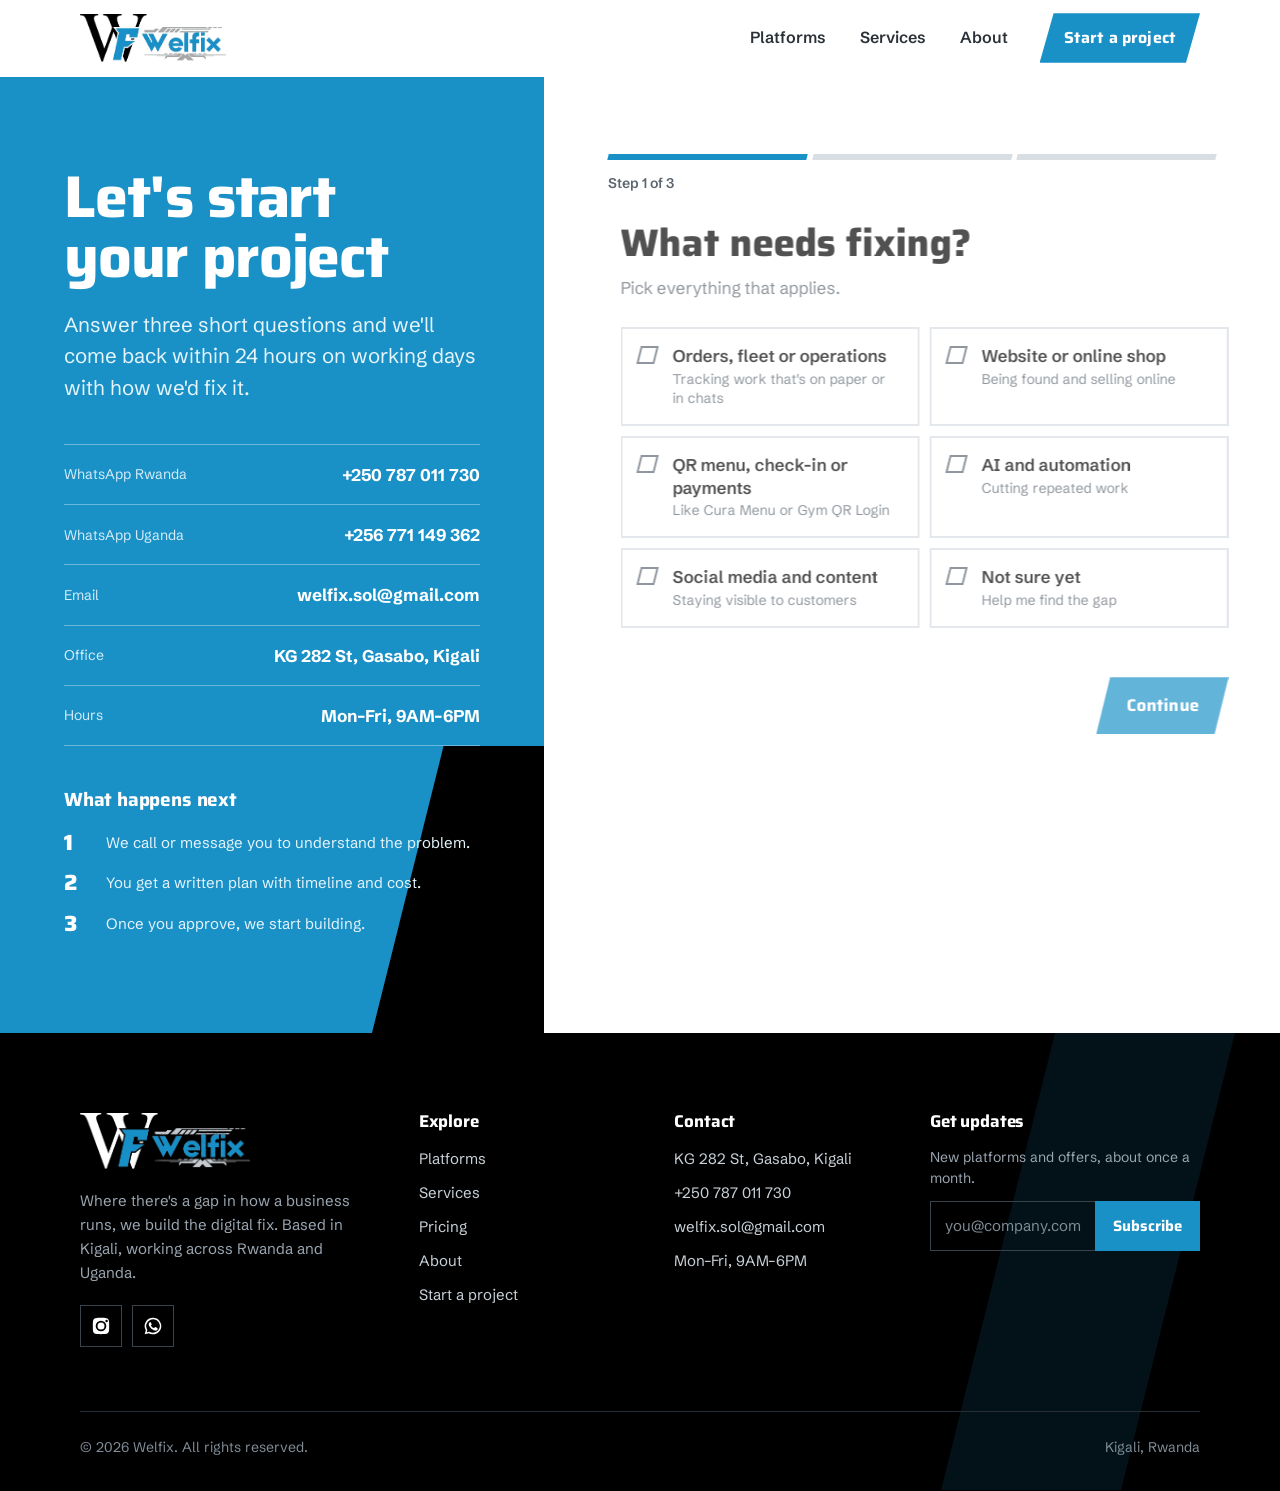
<file: contact us.html>
<!DOCTYPE html>
<html lang="en"><head><meta charset="UTF-8"><title>Welfix</title>
<meta http-equiv="refresh" content="0; url=contact.html"><link rel="canonical" href="https://welfix-tec.github.io/welfix/contact.html">
<style>body{font-family:sans-serif;padding:40px;background:#fff;color:#000}</style></head>
<body><p>This page has moved. <a href="contact.html">Continue to the new page</a>.</p></body></html>
</file>
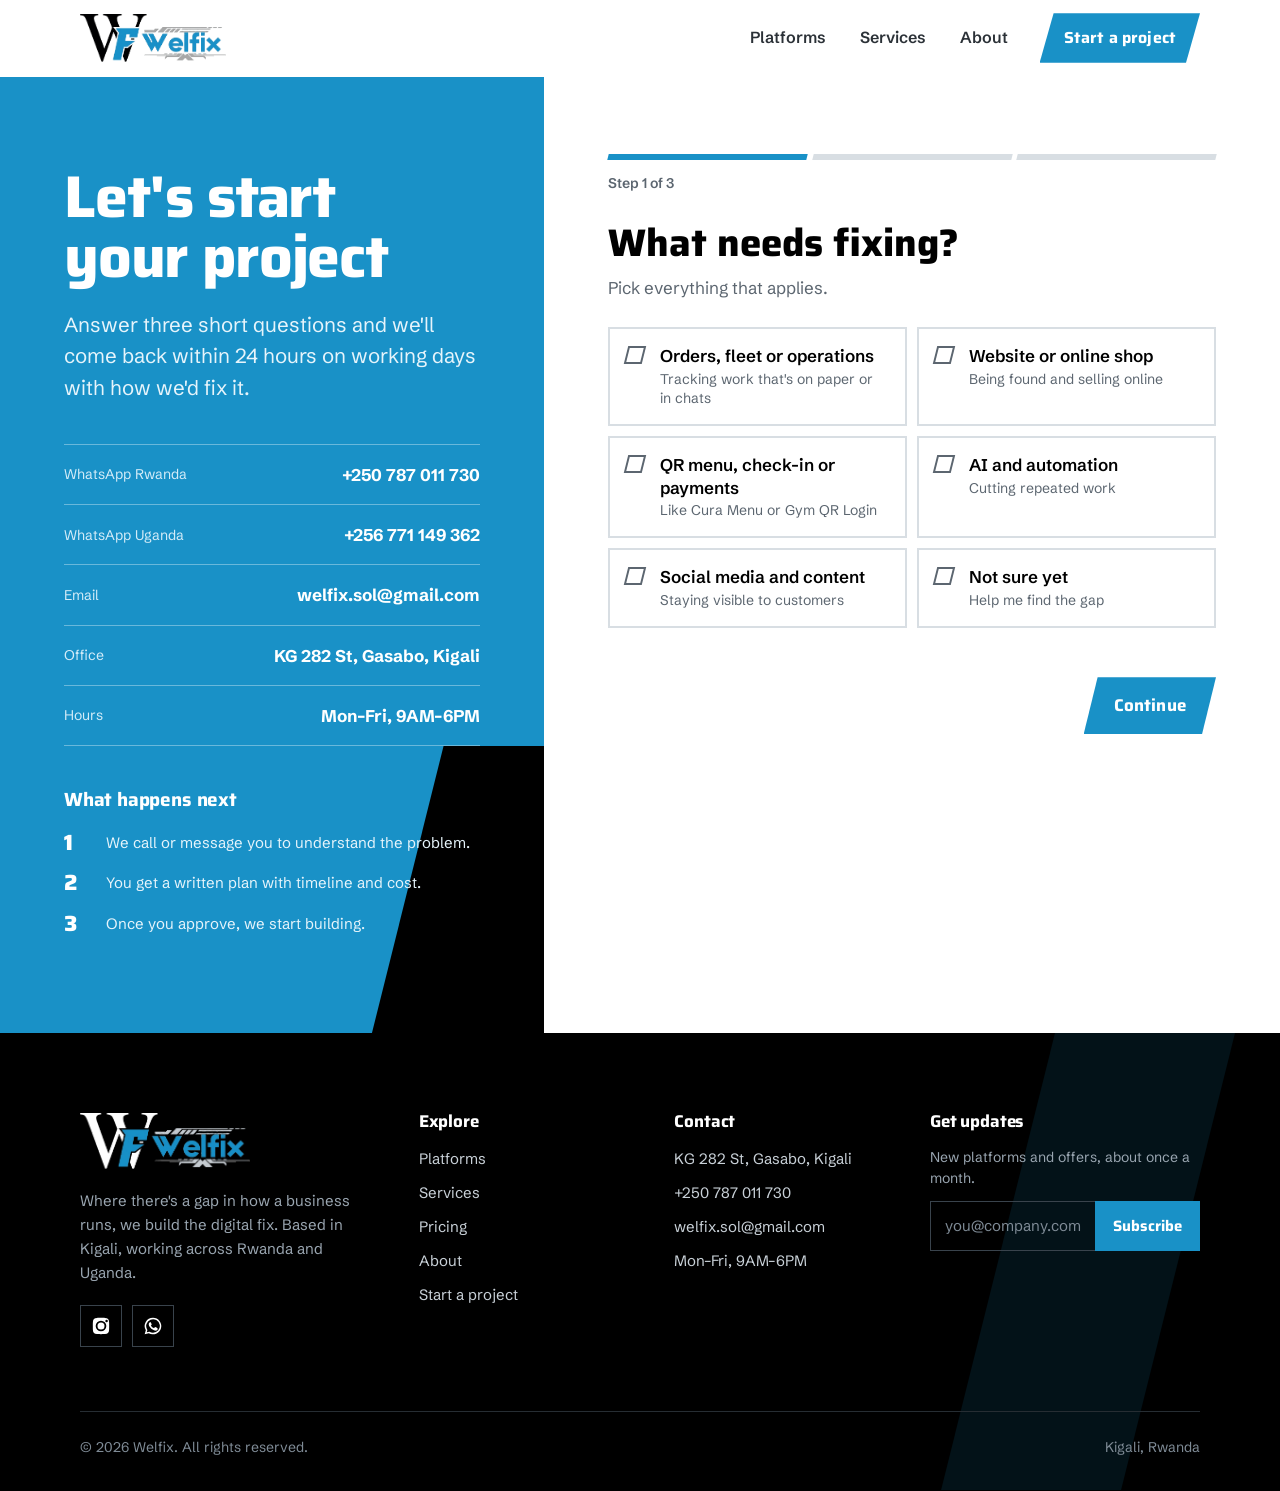
<file: contact.html>
<!DOCTYPE html>
<html lang="en">
<head>
<meta charset="UTF-8">
<meta name="viewport" content="width=device-width, initial-scale=1">
<title>Start a project | Welfix</title>
<meta name="description" content="Tell Welfix what needs fixing. Answer three short questions and get a reply within 24 hours on working days.">
<link rel="canonical" href="https://welfix-tec.github.io/welfix/contact.html">
<meta property="og:type" content="website">
<meta property="og:site_name" content="Welfix">
<meta property="og:title" content="Start a project | Welfix">
<meta property="og:description" content="Tell Welfix what needs fixing. Answer three short questions and get a reply within 24 hours on working days.">
<meta property="og:url" content="https://welfix-tec.github.io/welfix/contact.html">
<meta property="og:image" content="https://welfix-tec.github.io/welfix/assets/img/share.jpg">
<meta name="twitter:card" content="summary_large_image">
<meta name="theme-color" content="#FFFFFF">
<link rel="icon" type="image/png" href="assets/img/favicon.png">
<link rel="apple-touch-icon" href="assets/img/apple-touch-icon.png">
<link rel="preload" href="assets/fonts/saira.woff2" as="font" type="font/woff2" crossorigin>
<link rel="stylesheet" href="assets/css/style.css">
</head>
<body class="">
<a class="skip" href="#main">Skip to content</a>
<div class="wipe" aria-hidden="true"><div class="wipe__panel wipe__panel--ink"></div><div class="wipe__panel"></div><img class="wipe__mark" src="assets/img/welfix-mark-white.png" alt=""></div>
<header class="site-head">
  <div class="wrap">
    <a class="brand" href="index.html" aria-label="Welfix home"><img src="assets/img/welfix-logo.png" alt="Welfix" width="128" height="42"></a>
    <button class="menu-btn" aria-expanded="false" aria-controls="site-nav" aria-label="Menu"><span></span><span></span><span></span></button>
    <nav class="nav" id="site-nav" aria-label="Main">
      <a class="nav-link" href="platforms.html">Platforms</a><a class="nav-link" href="services.html">Services</a><a class="nav-link" href="about.html">About</a>
      <a class="btn btn--blue" href="contact.html" aria-current="page">Start a project</a>
    </nav>
  </div>
</header>
<main id="main">

<div class="ct">
  <section class="ct-side">
    <h1 class="d-2">Let's start your project</h1>
    <p class="lede">Answer three short questions and we'll come back within 24 hours on working days with how we'd fix it.</p>
    <ul class="channels">
      <li><a href="https://wa.me/250787011730?text=Hello%20Welfix%2C%20I%27m%20interested%20in%20your%20services" target="_blank" rel="noopener"><span class="k">WhatsApp Rwanda</span><span class="v">+250 787 011 730</span></a></li>
      <li><a href="https://wa.me/256771149362?text=Hello%20Welfix%2C%20I%27m%20interested%20in%20your%20services" target="_blank" rel="noopener"><span class="k">WhatsApp Uganda</span><span class="v">+256 771 149 362</span></a></li>
      <li><a href="mailto:welfix.sol@gmail.com"><span class="k">Email</span><span class="v">welfix.sol@gmail.com</span></a></li>
      <li><div class="row"><span class="k">Office</span><span class="v">KG 282 St, Gasabo, Kigali</span></div></li>
      <li><div class="row"><span class="k">Hours</span><span class="v">Mon–Fri, 9AM–6PM</span></div></li>
    </ul>
    <div class="ct-next">
      <h2>What happens next</h2>
      <ol>
        <li>We call or message you to understand the problem.</li>
        <li>You get a written plan with timeline and cost.</li>
        <li>Once you approve, we start building.</li>
      </ol>
    </div>
  </section>

  <section class="ct-form" aria-label="Project brief">
    <form id="brief" action="https://formspree.io/f/mvgwgepj" method="POST" novalidate>
      <input type="hidden" name="_subject" value="New project brief from welfix website">
      <div class="progress" aria-hidden="true"><span class="on"></span><span></span><span></span></div>
      <p class="progress-lbl" id="progress-lbl">Step 1 of 3</p>

      <fieldset class="panel is-current" data-step="1">
        <legend>What needs fixing?</legend>
        <p class="hint">Pick everything that applies.</p>
        <div class="opts">
          <div class="opt"><input type="checkbox" id="n1" name="needs" value="Operations system"><label for="n1">Orders, fleet or operations<small>Tracking work that's on paper or in chats</small></label></div>
          <div class="opt"><input type="checkbox" id="n2" name="needs" value="Website or online shop"><label for="n2">Website or online shop<small>Being found and selling online</small></label></div>
          <div class="opt"><input type="checkbox" id="n3" name="needs" value="QR solution"><label for="n3">QR menu, check-in or payments<small>Like Cura Menu or Gym QR Login</small></label></div>
          <div class="opt"><input type="checkbox" id="n4" name="needs" value="AI and automation"><label for="n4">AI and automation<small>Cutting repeated work</small></label></div>
          <div class="opt"><input type="checkbox" id="n5" name="needs" value="Social media and content"><label for="n5">Social media and content<small>Staying visible to customers</small></label></div>
          <div class="opt"><input type="checkbox" id="n6" name="needs" value="Not sure yet"><label for="n6">Not sure yet<small>Help me find the gap</small></label></div>
        </div>
        <p class="step-err" role="alert"></p>
        <div class="form-nav"><span></span><button type="button" class="btn btn--blue" data-next>Continue</button></div>
      </fieldset>

      <fieldset class="panel" data-step="2">
        <legend>Tell us about your business</legend>
        <p class="hint">This helps us suggest the right size of solution.</p>
        <div class="opts one-col">
          <div class="opt"><input type="radio" id="s1" name="size" value="Small business (1–10 people)"><label for="s1">Small business<small>1 to 10 people</small></label></div>
          <div class="opt"><input type="radio" id="s2" name="size" value="Growing business (11–50 people)"><label for="s2">Growing business<small>11 to 50 people</small></label></div>
          <div class="opt"><input type="radio" id="s3" name="size" value="Large company (50+ people)"><label for="s3">Large company<small>More than 50 people</small></label></div>
        </div>
        <div class="field">
          <label for="industry">What does your business do? <span class="opt-tag">(optional)</span></label>
          <input id="industry" name="industry" type="text" placeholder="e.g. restaurant, transport company, school">
        </div>
        <p class="step-err" role="alert"></p>
        <div class="form-nav"><button type="button" class="back-btn" data-back>Back</button><button type="button" class="btn btn--blue" data-next>Continue</button></div>
      </fieldset>

      <fieldset class="panel" data-step="3">
        <legend>How do we reach you?</legend>
        <p class="hint">We reply within 24 hours on working days.</p>
        <div class="summary" id="summary"></div>
        <div class="two">
          <div class="field"><label for="name">Full name</label><input id="name" name="name" type="text" autocomplete="name" required><p class="err">Enter your name.</p></div>
          <div class="field"><label for="company">Company <span class="opt-tag">(optional)</span></label><input id="company" name="company" type="text" autocomplete="organization"></div>
        </div>
        <div class="two">
          <div class="field"><label for="email">Email</label><input id="email" name="email" type="email" autocomplete="email" required><p class="err">Enter a valid email address.</p></div>
          <div class="field"><label for="phone">Phone or WhatsApp <span class="opt-tag">(optional)</span></label><input id="phone" name="phone" type="tel" autocomplete="tel" placeholder="+250"></div>
        </div>
        <div class="field">
          <label for="details">Describe the problem</label>
          <textarea id="details" name="details" placeholder="What happens today, and what gets in the way?" required></textarea>
          <p class="err">Tell us a little about the problem.</p>
        </div>
        <input type="hidden" name="interest" id="interest">
        <p class="step-err" role="alert"></p>
        <div class="form-nav"><button type="button" class="back-btn" data-back>Back</button><button type="submit" class="btn btn--blue">Send project brief</button></div>
      </fieldset>

      <div class="panel done" data-step="done" tabindex="-1">
        <div class="tick"></div>
        <h2 class="d-2" style="margin-bottom:16px">Project brief sent</h2>
        <p class="lede">Thanks. We'll contact you within 24 hours on working days. If it's urgent, message us on <a class="text-link" href="https://wa.me/250787011730" target="_blank" rel="noopener">WhatsApp</a>.</p>
        <a class="btn btn--line" href="platforms.html">Explore our platforms meanwhile</a>
      </div>
    </form>
  </section>
</div>

</main>
<footer class="site-foot">
  <div class="wrap">
    <div class="foot-grid">
      <div class="foot-brand">
        <img src="assets/img/welfix-logo-light.png" alt="Welfix" width="170" height="56">
        <p>Where there's a gap in how a business runs, we build the digital fix. Based in Kigali, working across Rwanda and Uganda.</p>
        <div class="social">
          <a href="https://www.instagram.com/welfix_solutions/" target="_blank" rel="noopener" aria-label="Welfix on Instagram"><svg viewBox="0 0 24 24" aria-hidden="true"><path d="M12 2.2c3.2 0 3.6 0 4.8.1 3.3.1 4.8 1.7 4.9 4.9.1 1.3.1 1.6.1 4.8s0 3.6-.1 4.8c-.1 3.2-1.7 4.8-4.9 4.9-1.3.1-1.6.1-4.8.1s-3.6 0-4.8-.1c-3.3-.1-4.8-1.7-4.9-4.9C2.2 15.6 2.2 15.2 2.2 12s0-3.6.1-4.8C2.4 3.9 3.9 2.4 7.2 2.3 8.4 2.2 8.8 2.2 12 2.2zm0 3.4a6.4 6.4 0 1 0 0 12.8 6.4 6.4 0 0 0 0-12.8zm0 10.6a4.2 4.2 0 1 1 0-8.4 4.2 4.2 0 0 1 0 8.4zm6.7-11.6a1.5 1.5 0 1 0 0 3 1.5 1.5 0 0 0 0-3z"/></svg></a>
          <a href="https://wa.me/250787011730" target="_blank" rel="noopener" aria-label="Chat with Welfix on WhatsApp"><svg viewBox="0 0 24 24" aria-hidden="true"><path d="M12 2a10 10 0 0 0-8.6 15.1L2 22l5-1.3A10 10 0 1 0 12 2zm0 18.2a8.2 8.2 0 0 1-4.2-1.2l-.3-.2-3 .8.8-2.9-.2-.3A8.2 8.2 0 1 1 12 20.2zm4.5-6.1c-.2-.1-1.5-.7-1.7-.8-.2-.1-.4-.1-.6.1l-.8 1c-.1.2-.3.2-.5.1a6.7 6.7 0 0 1-3.3-2.9c-.3-.4.3-.4.8-1.4.1-.2 0-.3 0-.4l-.8-1.8c-.2-.5-.4-.4-.6-.4h-.5a1 1 0 0 0-.7.3 3 3 0 0 0-.9 2.2 5.2 5.2 0 0 0 1.1 2.8 11.9 11.9 0 0 0 4.6 4c1.7.7 2.3.8 3.2.6.5-.1 1.5-.6 1.7-1.2.2-.6.2-1.1.2-1.2-.1-.1-.3-.2-.5-.3z"/></svg></a>
        </div>
      </div>
      <div>
        <h2>Explore</h2>
        <ul>
          <li><a href="platforms.html">Platforms</a></li>
          <li><a href="services.html">Services</a></li>
          <li><a href="services.html#pricing">Pricing</a></li>
          <li><a href="about.html">About</a></li>
          <li><a href="contact.html">Start a project</a></li>
        </ul>
      </div>
      <div>
        <h2>Contact</h2>
        <ul>
          <li>KG 282 St, Gasabo, Kigali</li>
          <li><a href="tel:+250787011730">+250 787 011 730</a></li>
          <li><a href="mailto:welfix.sol@gmail.com">welfix.sol@gmail.com</a></li>
          <li>Mon–Fri, 9AM–6PM</li>
        </ul>
      </div>
      <div>
        <h2>Get updates</h2>
        <p class="small" style="color:#9AA6B1;margin:0">New platforms and offers, about once a month.</p>
        <form class="news" action="https://formspree.io/f/mvgwgepj" method="POST" novalidate>
          <input type="hidden" name="_subject" value="Newsletter sign-up">
          <input type="hidden" name="source" value="newsletter">
          <label class="sr-only" for="news-email">Email address</label>
          <input id="news-email" type="email" name="email" placeholder="you@company.com" autocomplete="email" required>
          <button type="submit">Subscribe</button>
        </form>
        <p class="news-msg" aria-live="polite"></p>
      </div>
    </div>
    <div class="foot-base">
      <span>© <span data-year>2026</span> Welfix. All rights reserved.</span>
      <span>Kigali, Rwanda</span>
    </div>
  </div>
</footer>

<!--<button class="help-btn" aria-expanded="false" aria-controls="help"><span class="dot"></span><span class="lbl">Quick answers</span><span class="sr-only">Open quick answers</span></button>
<div class="help" id="help" role="dialog" aria-label="Quick answers">
  <div class="help-head">
    <img src="assets/img/welfix-mark-light.png" alt="">
    <div><strong>Quick answers</strong><span>Team replies Mon–Fri, 9AM–6PM</span></div>
    <button class="help-close" aria-label="Close">×</button>
  </div>
  <div class="help-body" aria-live="polite">
    <p class="help-msg">Hi, I can answer the common questions straight away. For anything else, I'll pass you to the team on WhatsApp.</p>
    <div class="help-chips">
      <button class="chip" data-q="services">What do you build?</button>
      <button class="chip" data-q="platforms">Your platforms</button>
      <button class="chip" data-q="pricing">Pricing</button>
      <button class="chip" data-q="contact">Talk to someone</button>
    </div>
  </div>
  <form class="help-form">
    <label class="sr-only" for="help-q">Your question</label>
    <input id="help-q" type="text" placeholder="Type a question" autocomplete="off">
    <button type="submit">Ask</button>
  </form>
</div>-->
<script src="assets/js/main.js"></script>
<script src="assets/js/contact.js"></script>
</body>
</html>
</file>
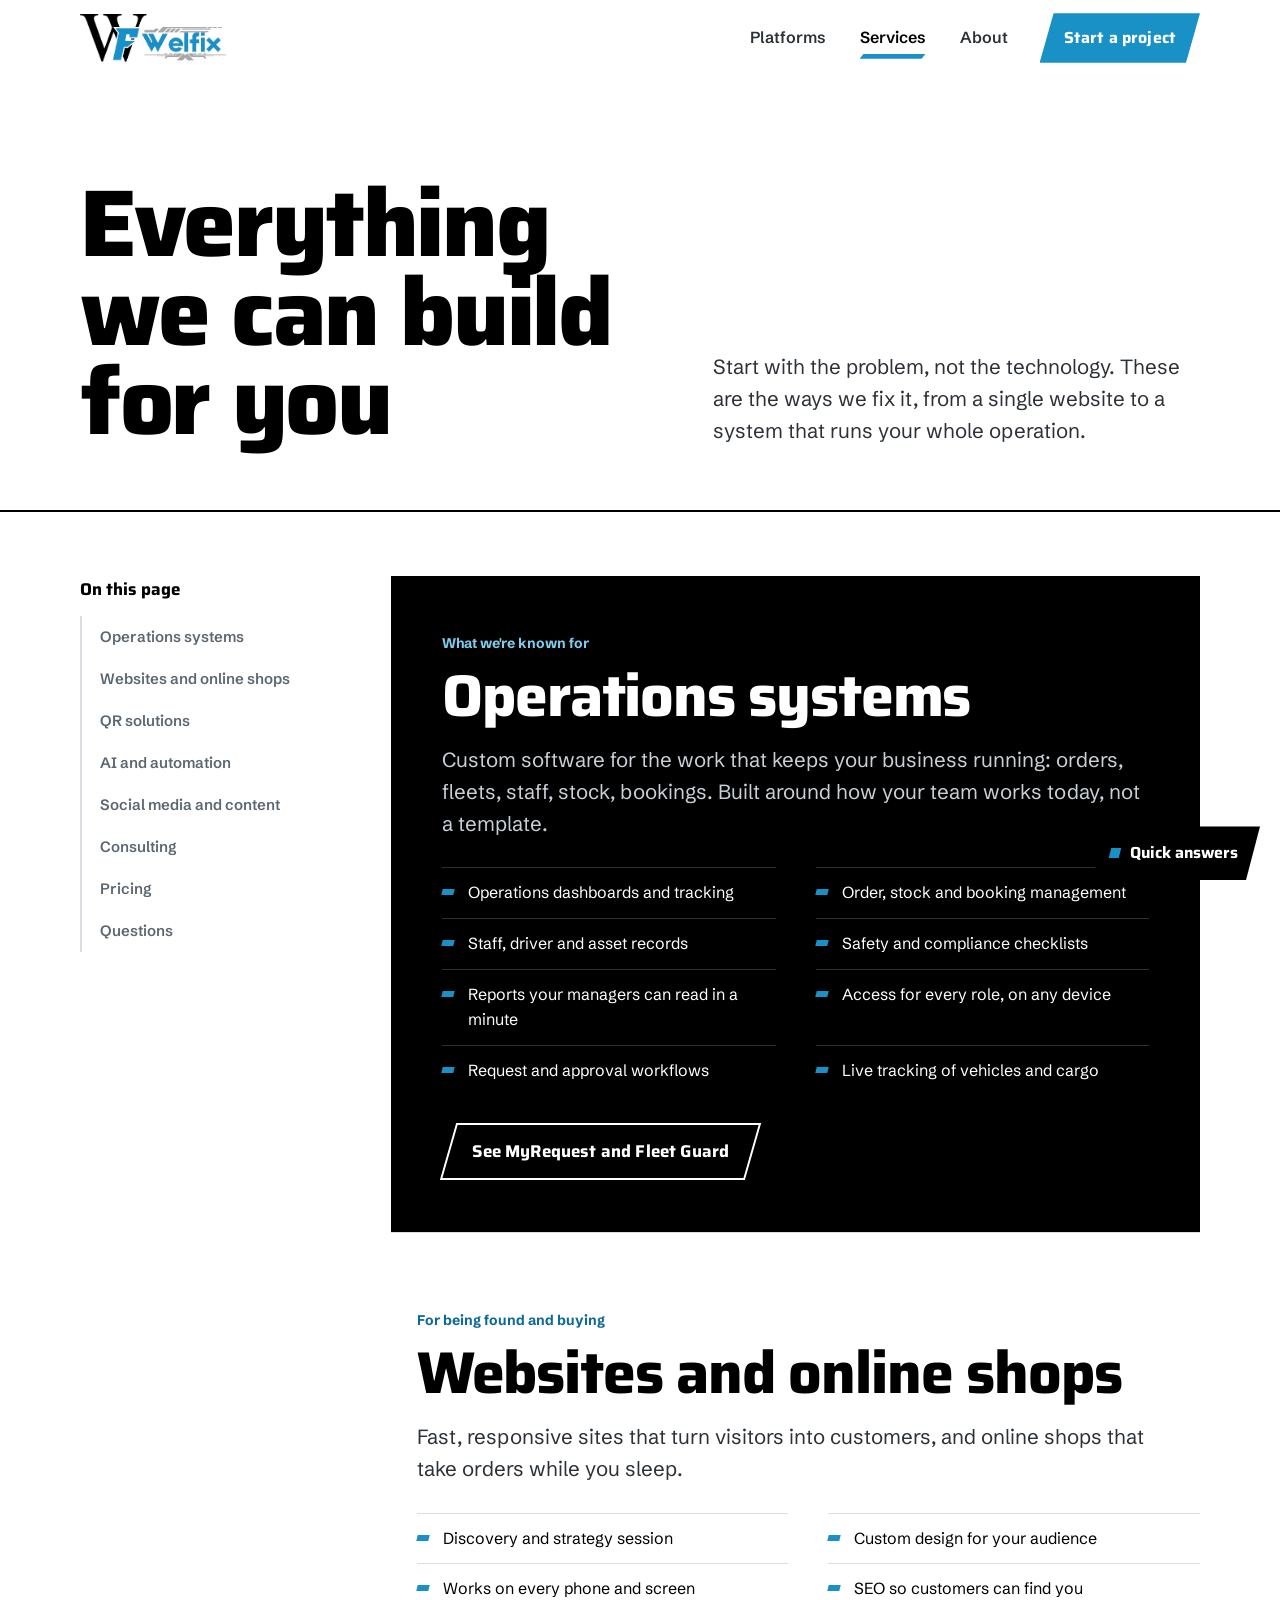
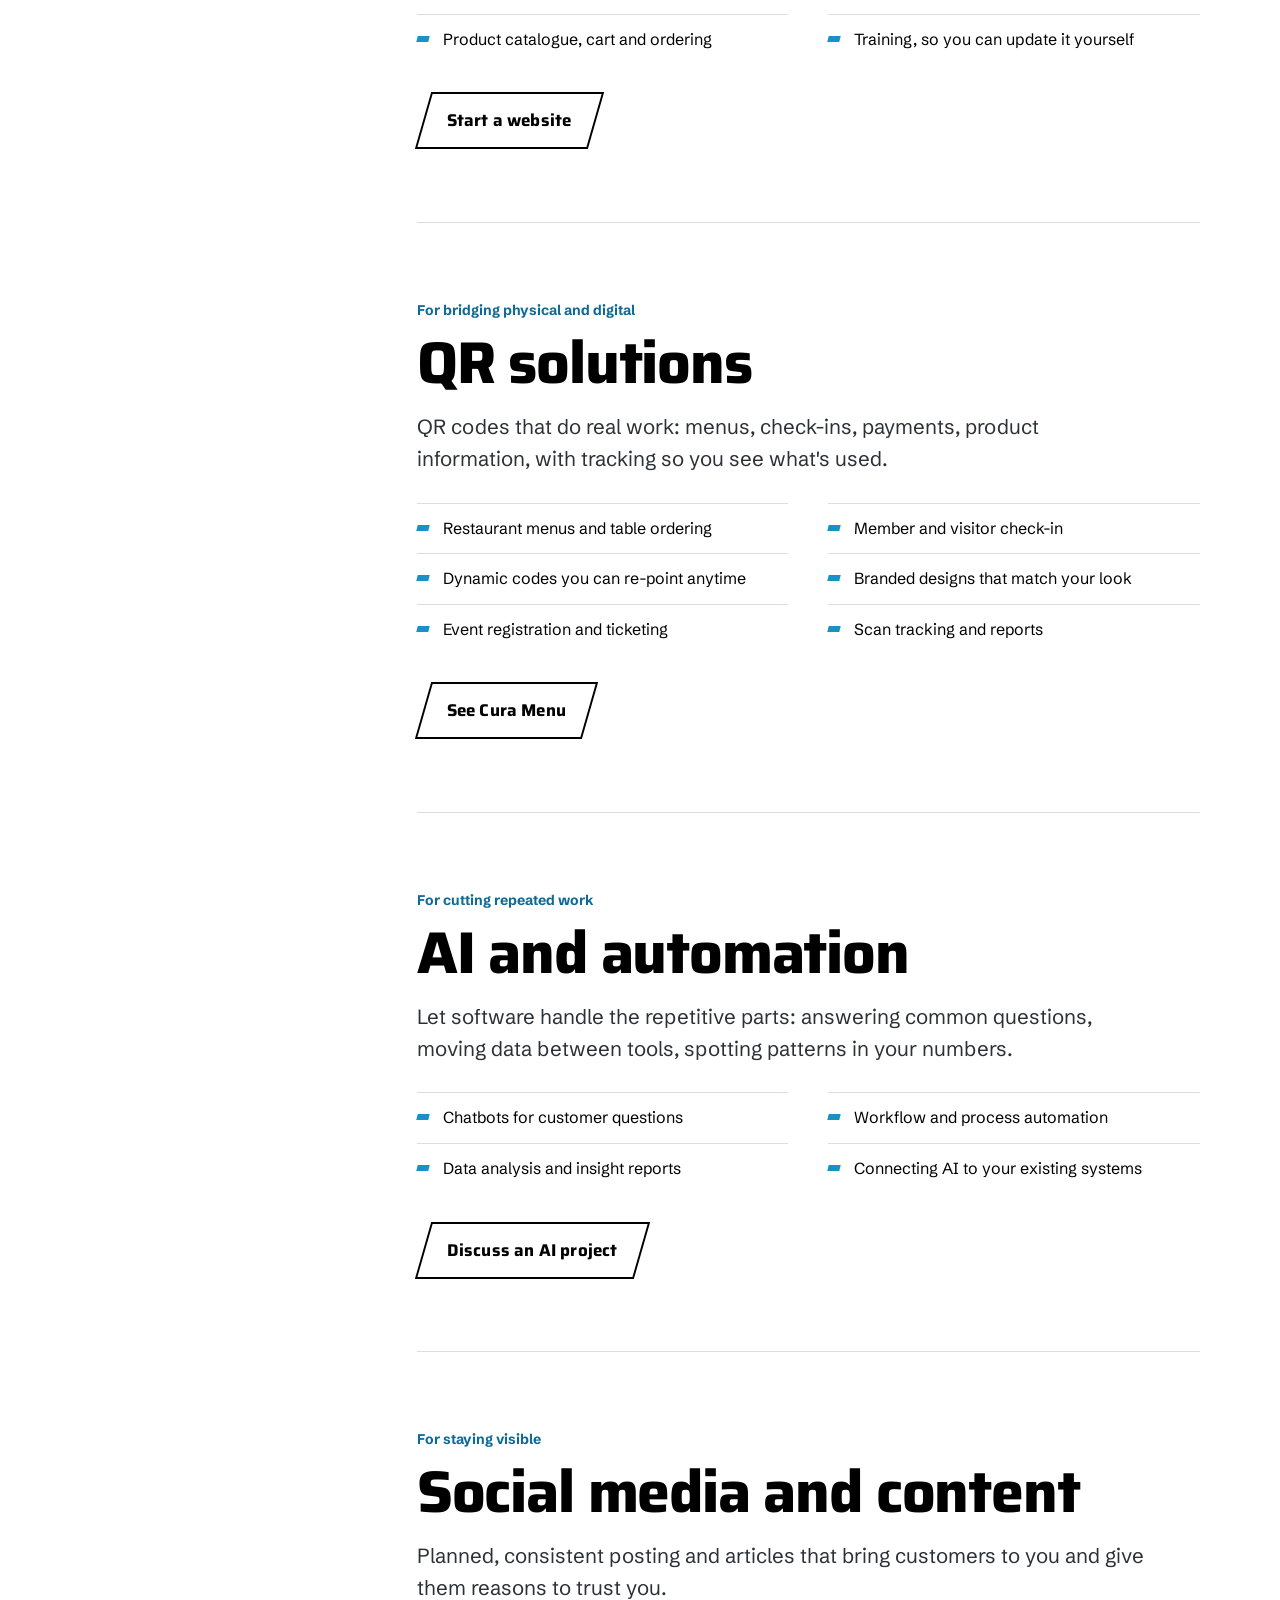
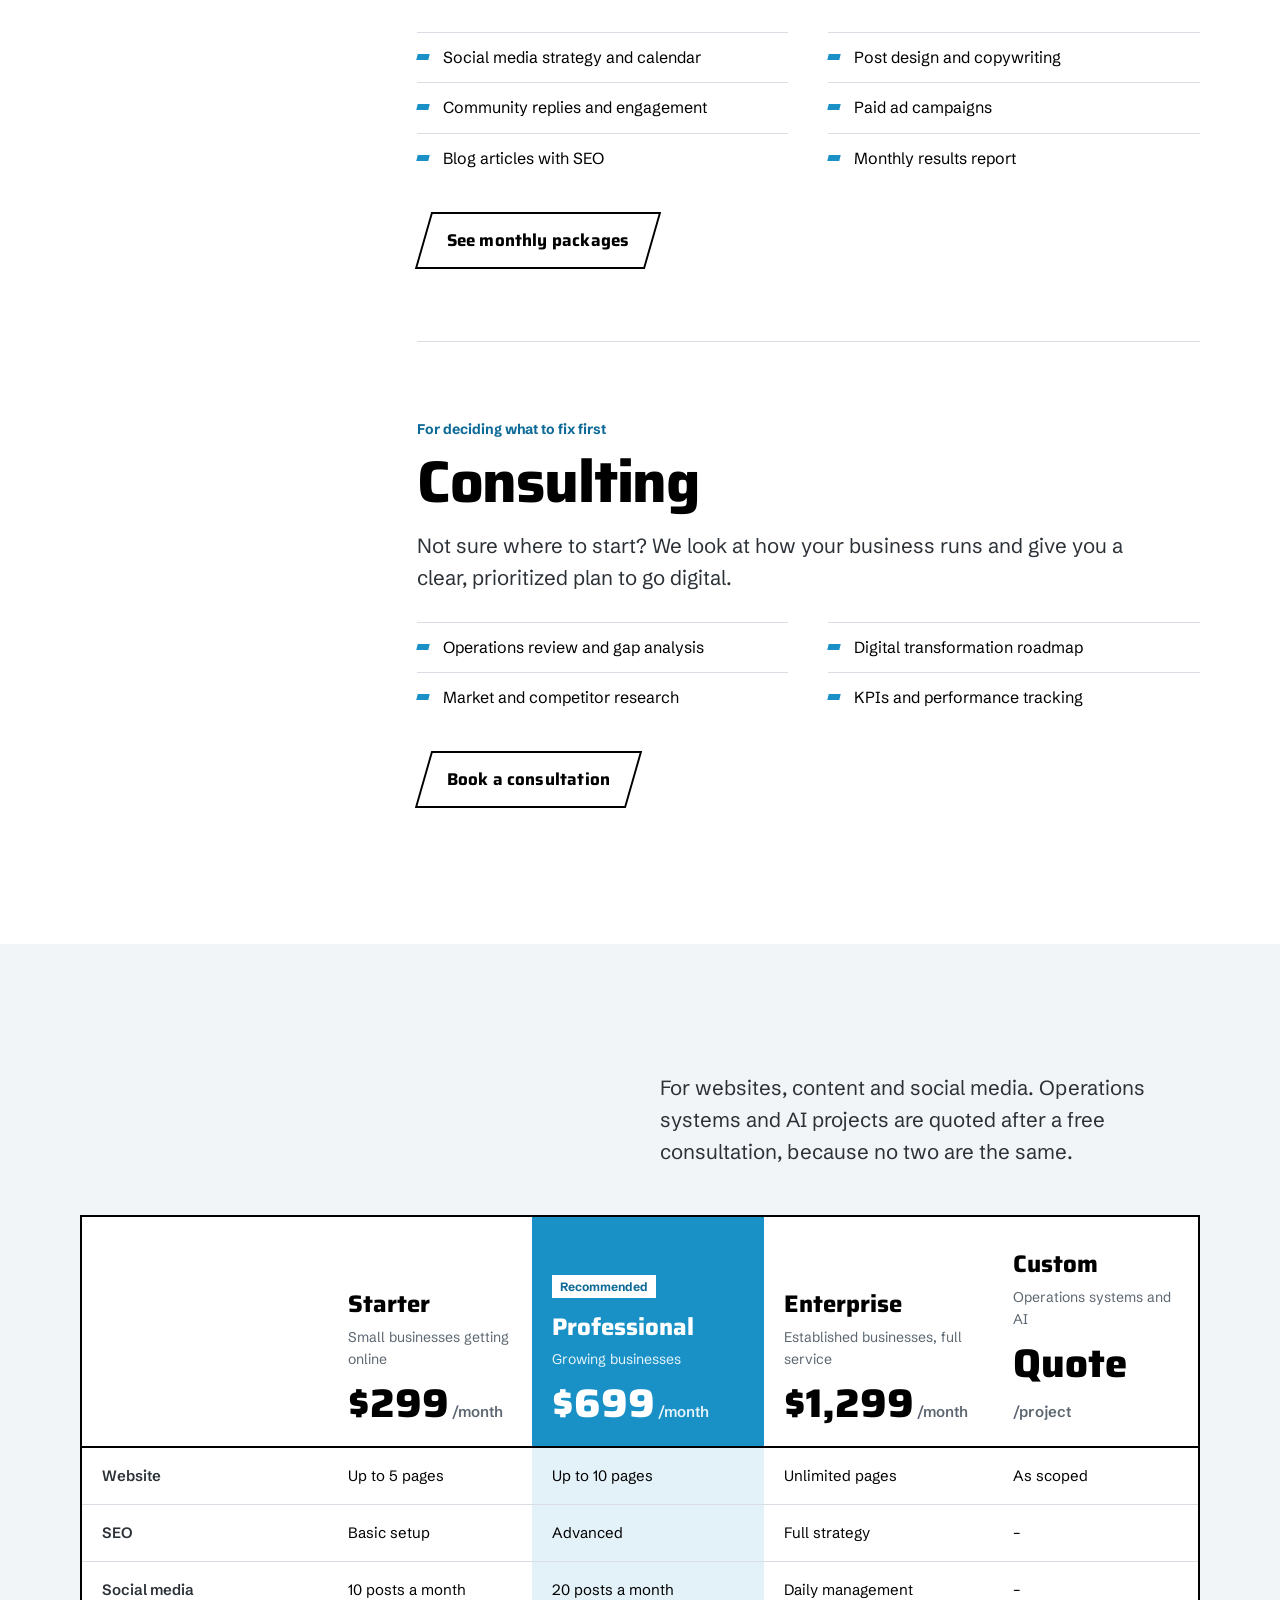
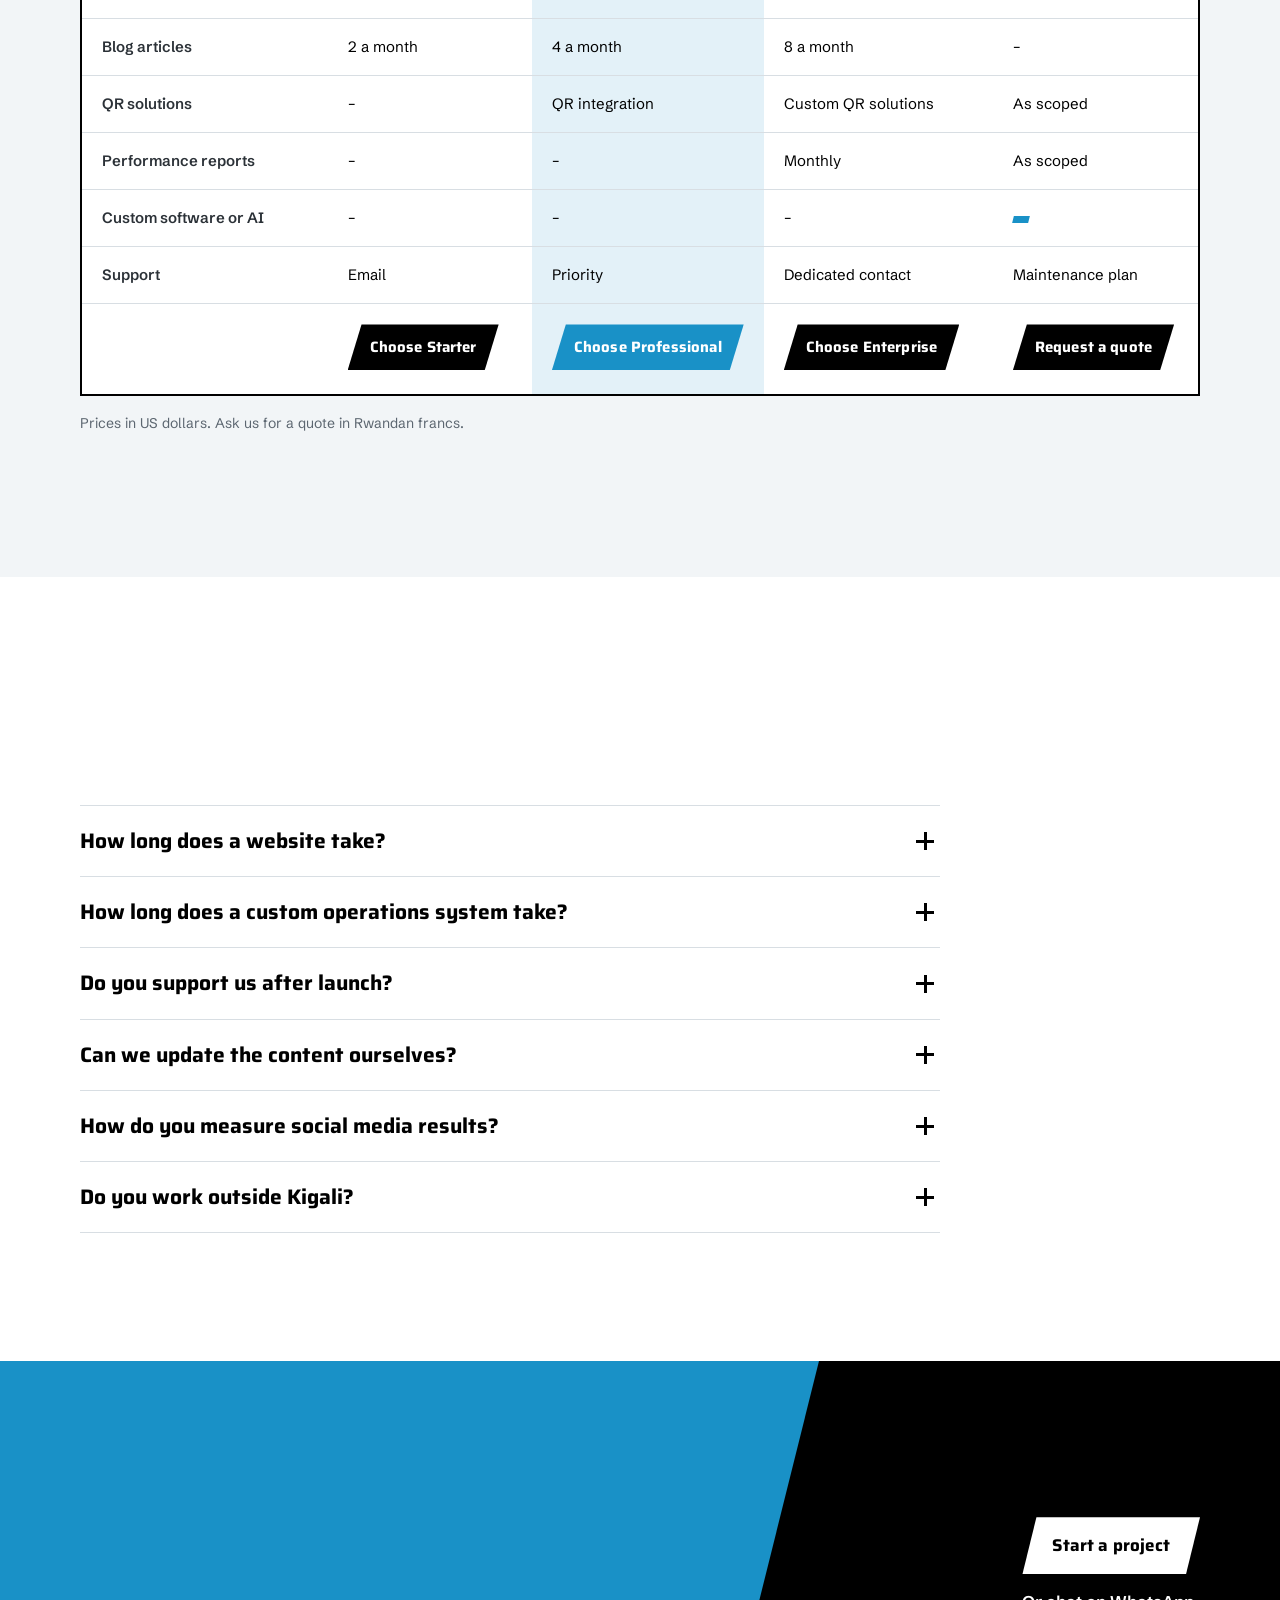
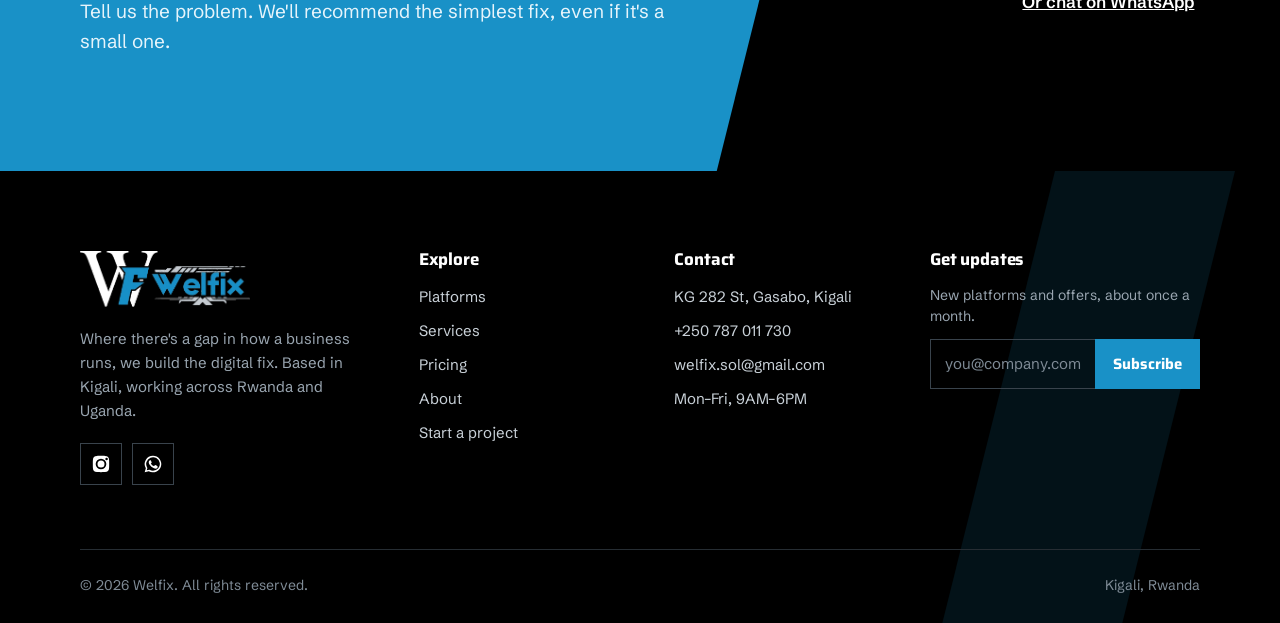
<file: our services.html>
<!DOCTYPE html>
<html lang="en"><head><meta charset="UTF-8"><title>Welfix</title>
<meta http-equiv="refresh" content="0; url=services.html"><link rel="canonical" href="https://welfix-tec.github.io/welfix/services.html">
<style>body{font-family:sans-serif;padding:40px;background:#fff;color:#000}</style></head>
<body><p>This page has moved. <a href="services.html">Continue to the new page</a>.</p></body></html>
</file>
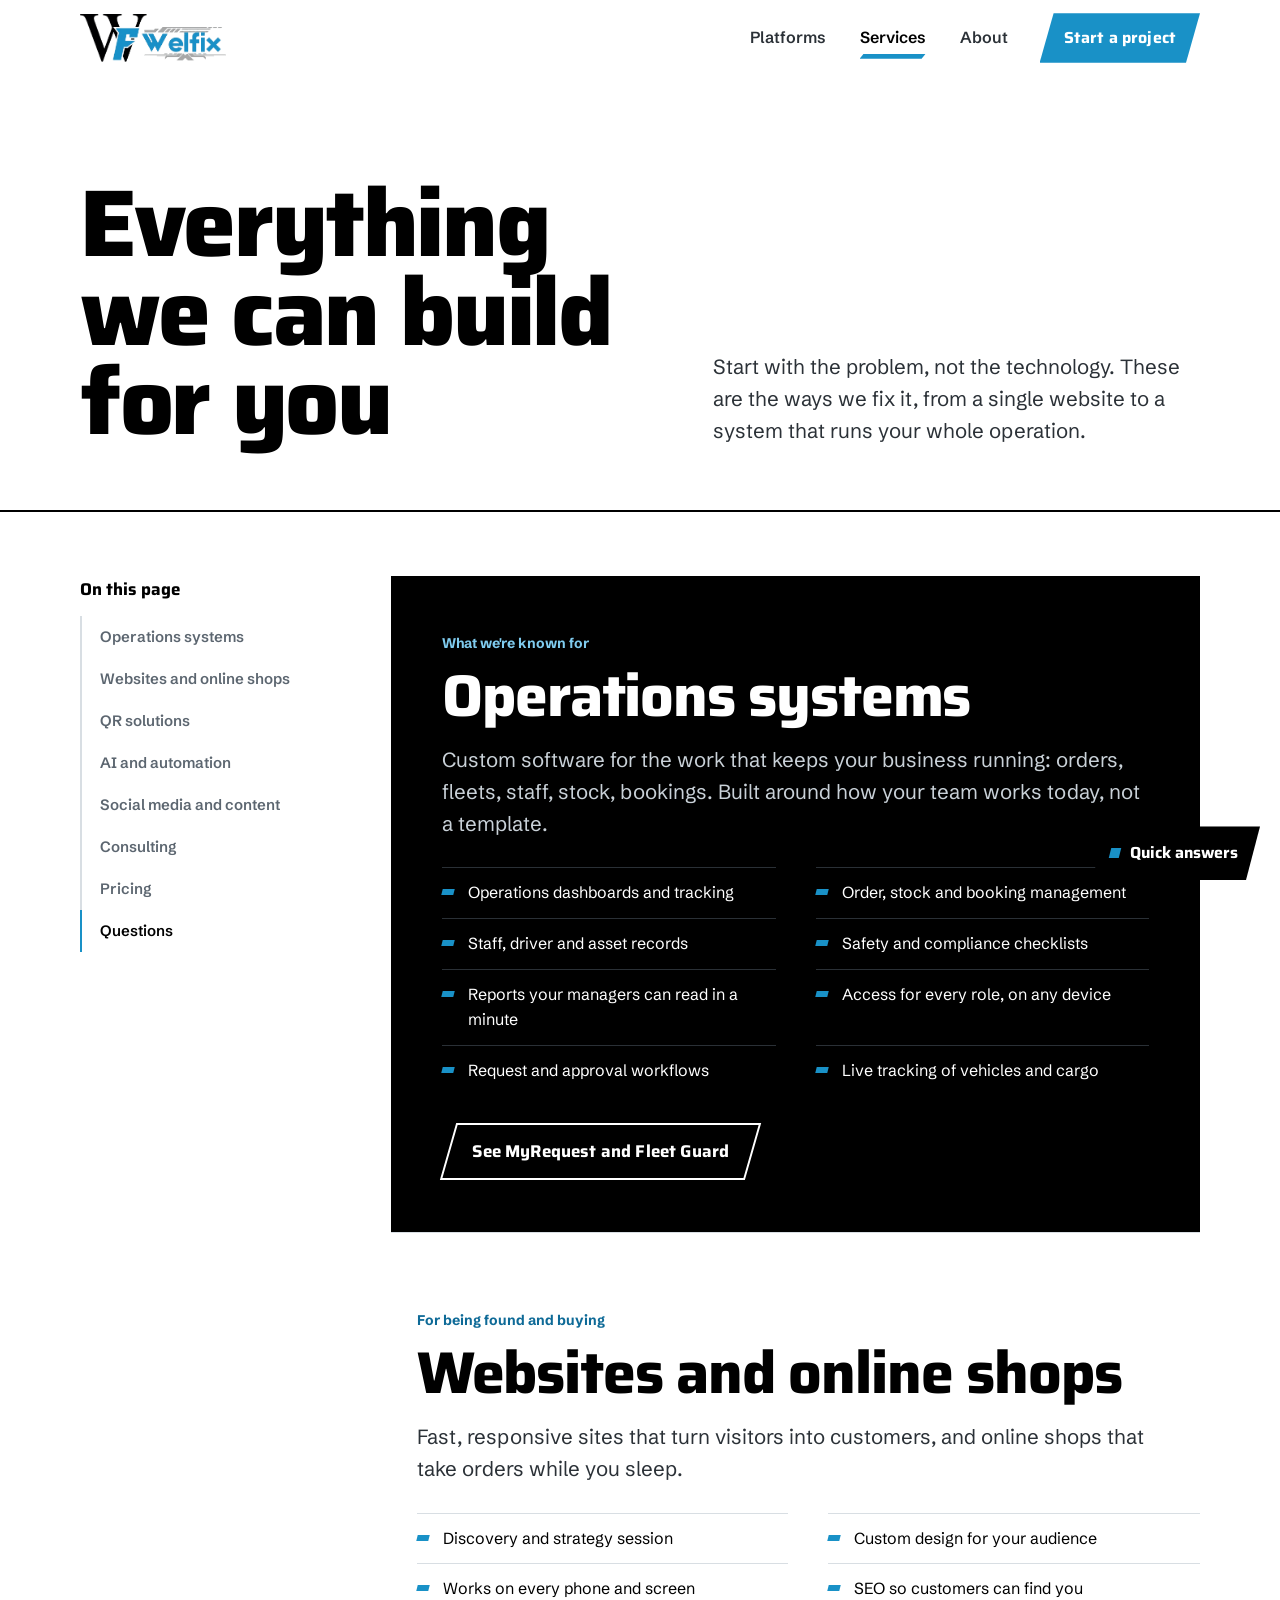
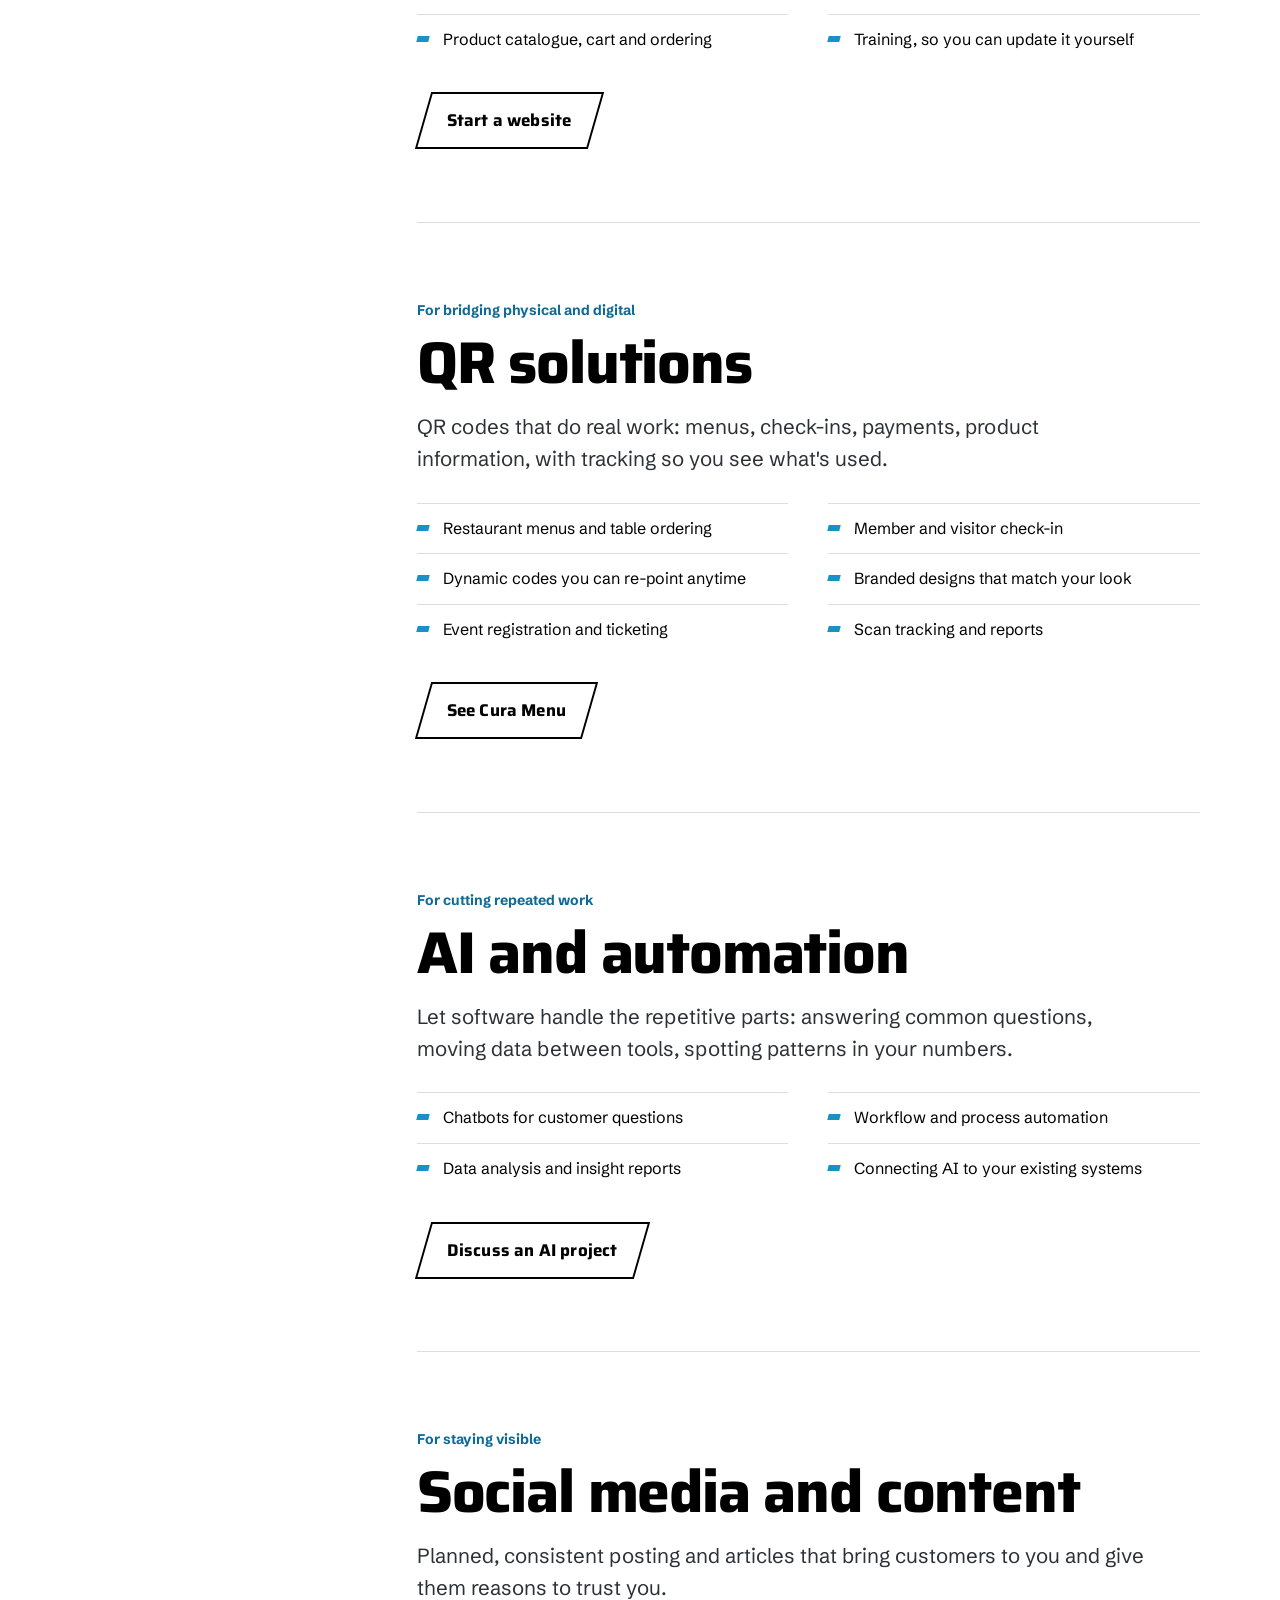
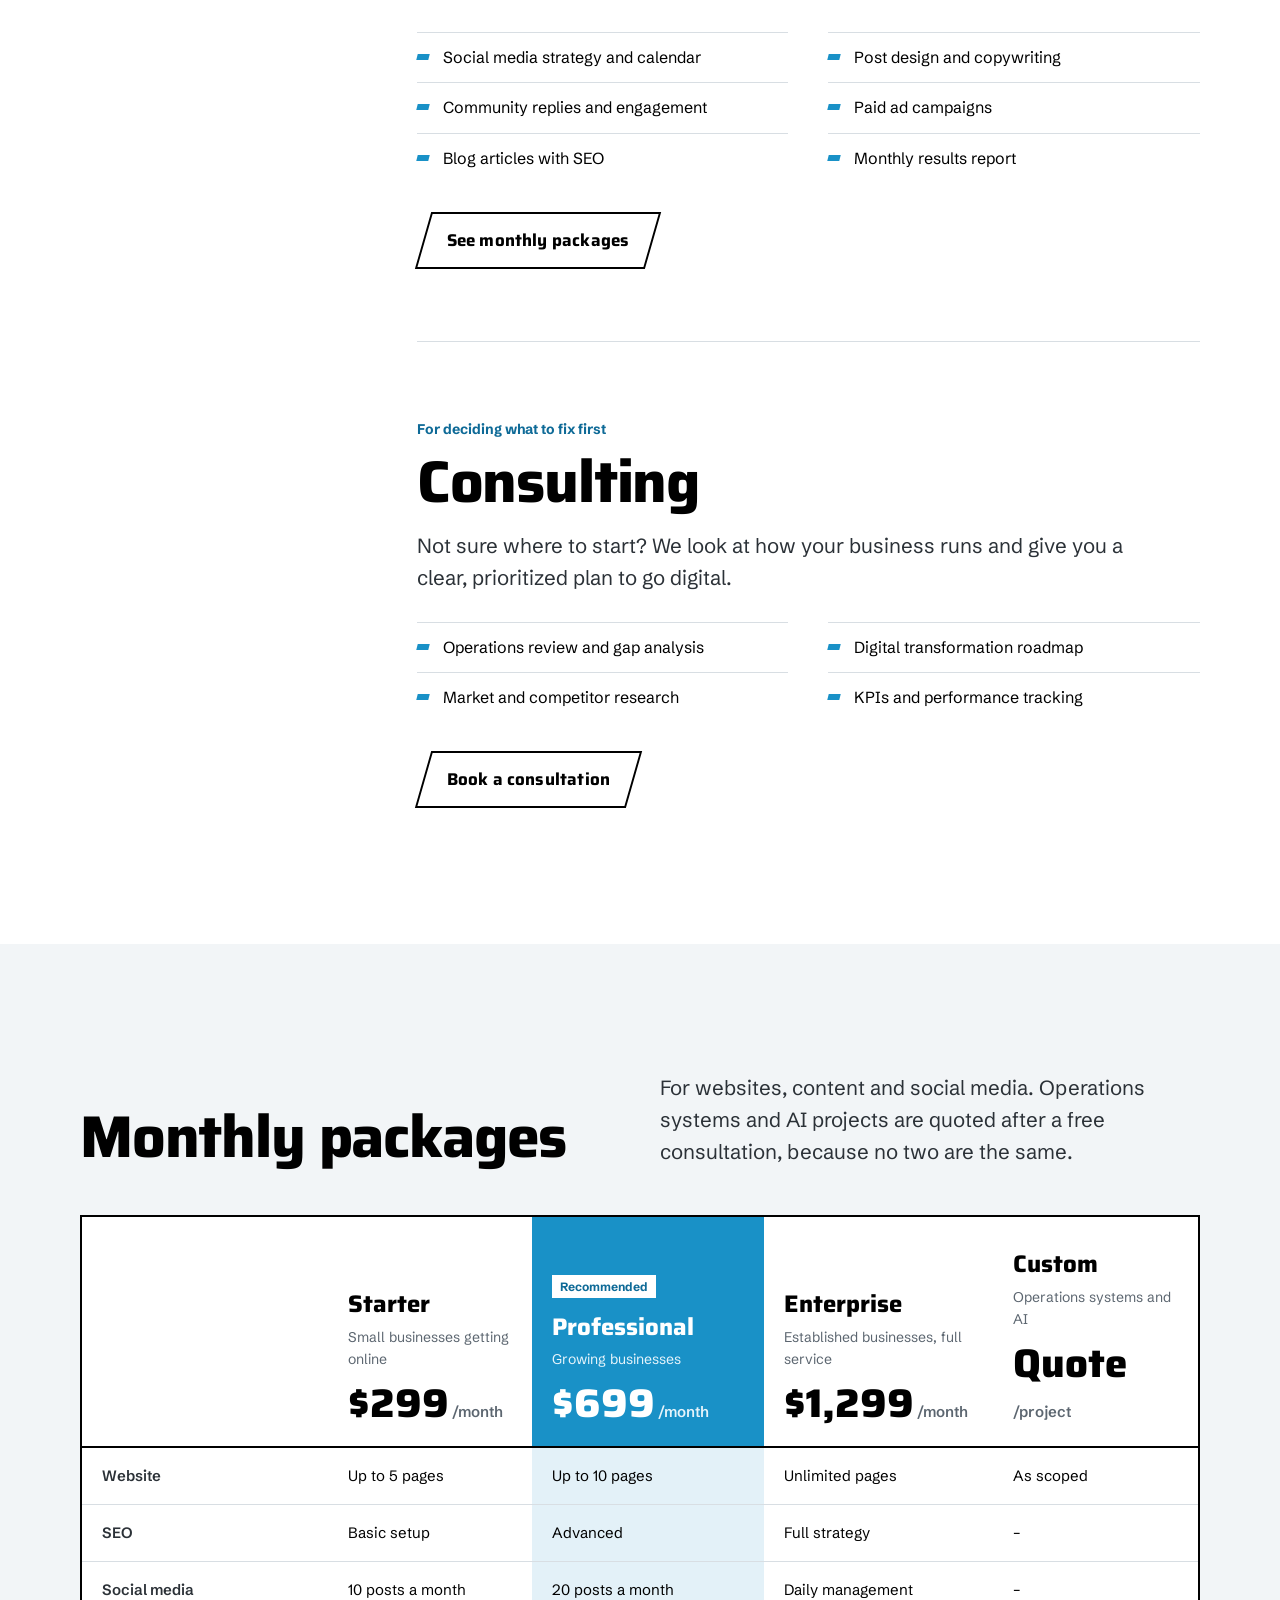
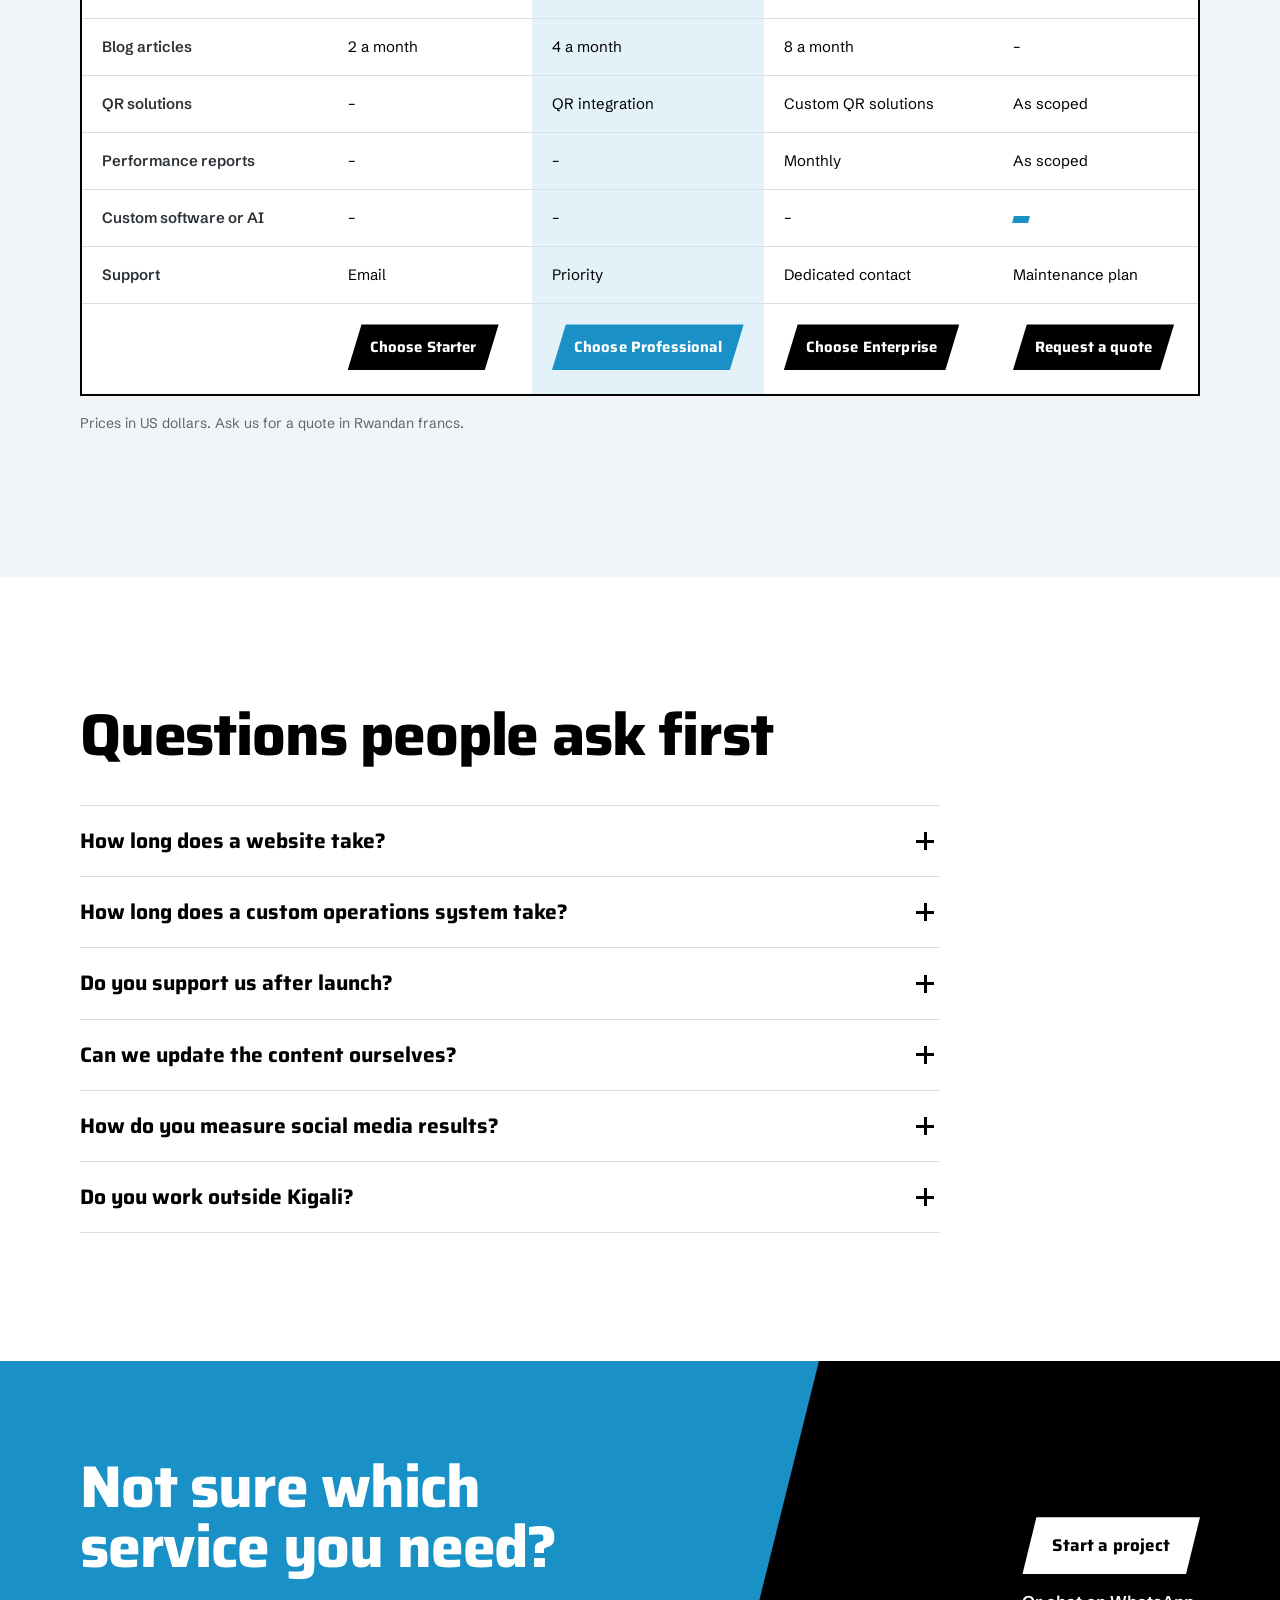
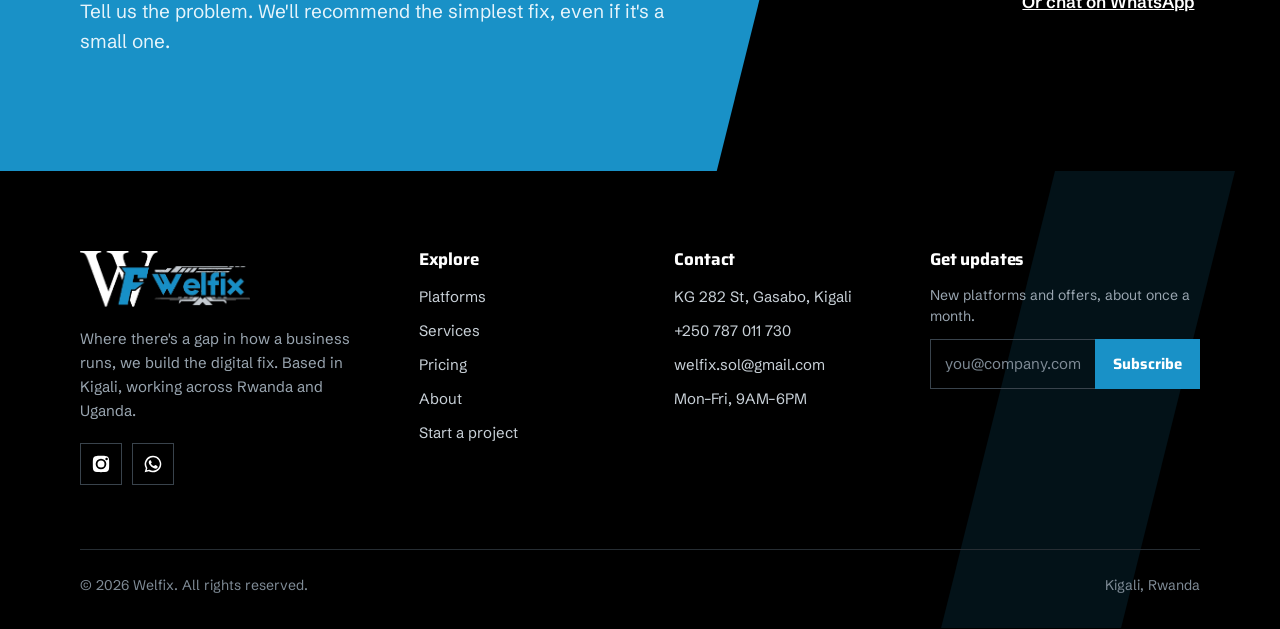
<file: services.html>
<!DOCTYPE html>
<html lang="en">
<head>
<meta charset="UTF-8">
<meta name="viewport" content="width=device-width, initial-scale=1">
<title>Services and pricing | Welfix</title>
<meta name="description" content="Operations systems, websites and online shops, QR solutions, AI and automation, social media and consulting, with monthly packages from $299.">
<link rel="canonical" href="https://welfix-tec.github.io/welfix/services.html">
<meta property="og:type" content="website">
<meta property="og:site_name" content="Welfix">
<meta property="og:title" content="Services and pricing | Welfix">
<meta property="og:description" content="Operations systems, websites and online shops, QR solutions, AI and automation, social media and consulting, with monthly packages from $299.">
<meta property="og:url" content="https://welfix-tec.github.io/welfix/services.html">
<meta property="og:image" content="https://welfix-tec.github.io/welfix/assets/img/share.jpg">
<meta name="twitter:card" content="summary_large_image">
<meta name="theme-color" content="#FFFFFF">
<link rel="icon" type="image/png" href="assets/img/favicon.png">
<link rel="apple-touch-icon" href="assets/img/apple-touch-icon.png">
<link rel="preload" href="assets/fonts/saira.woff2" as="font" type="font/woff2" crossorigin>
<link rel="stylesheet" href="assets/css/style.css">
</head>
<body class="">
<a class="skip" href="#main">Skip to content</a>
<div class="wipe" aria-hidden="true"><div class="wipe__panel wipe__panel--ink"></div><div class="wipe__panel"></div><img class="wipe__mark" src="assets/img/welfix-mark-white.png" alt=""></div>
<header class="site-head">
  <div class="wrap">
    <a class="brand" href="index.html" aria-label="Welfix home"><img src="assets/img/welfix-logo.png" alt="Welfix" width="128" height="42"></a>
    <button class="menu-btn" aria-expanded="false" aria-controls="site-nav" aria-label="Menu"><span></span><span></span><span></span></button>
    <nav class="nav" id="site-nav" aria-label="Main">
      <a class="nav-link" href="platforms.html">Platforms</a><a class="nav-link" href="services.html" aria-current="page">Services</a><a class="nav-link" href="about.html">About</a>
      <a class="btn btn--blue" href="contact.html">Start a project</a>
    </nav>
  </div>
</header>
<main id="main">

<section class="sv-hero">
  <div class="wrap">
    <h1 class="d-1">Everything we can build for you</h1>
    <p class="lede">Start with the problem, not the technology. These are the ways we fix it, from a single website to a system that runs your whole operation.</p>
  </div>
</section>

<div class="wrap sv-body">
  <aside class="sv-index" aria-label="Services on this page">
    <p>On this page</p>
    <ol>
      <li><a href="#operations">Operations systems</a></li>
      <li><a href="#web">Websites and online shops</a></li>
      <li><a href="#qr">QR solutions</a></li>
      <li><a href="#ai">AI and automation</a></li>
      <li><a href="#social">Social media and content</a></li>
      <li><a href="#consulting">Consulting</a></li>
      <li><a href="#pricing">Pricing</a></li>
      <li><a href="#faq">Questions</a></li>
    </ol>
  </aside>

  <div>
    <article class="sv-item is-lead" id="operations">
      <span class="tag">What we're known for</span>
      <h2 class="d-2">Operations systems</h2>
      <p class="lede">Custom software for the work that keeps your business running: orders, fleets, staff, stock, bookings. Built around how your team works today, not a template.</p>
      <ul class="sv-cols">
        <li>Operations dashboards and tracking</li>
        <li>Order, stock and booking management</li>
        <li>Staff, driver and asset records</li>
        <li>Safety and compliance checklists</li>
        <li>Reports your managers can read in a minute</li>
        <li>Access for every role, on any device</li>
        <li>Request and approval workflows</li>
        <li>Live tracking of vehicles and cargo</li>
      </ul>
      <a class="btn btn--line" href="platforms.html#myrequest">See MyRequest and Fleet Guard</a>
    </article>

    <article class="sv-item" id="web">
      <span class="tag">For being found and buying</span>
      <h2 class="d-2">Websites and online shops</h2>
      <p class="lede">Fast, responsive sites that turn visitors into customers, and online shops that take orders while you sleep.</p>
      <ul class="sv-cols">
        <li>Discovery and strategy session</li>
        <li>Custom design for your audience</li>
        <li>Works on every phone and screen</li>
        <li>SEO so customers can find you</li>
        <li>Product catalogue, cart and ordering</li>
        <li>Training, so you can update it yourself</li>
      </ul>
      <a class="btn btn--line" href="contact.html?platform=Website">Start a website</a>
    </article>

    <article class="sv-item" id="qr">
      <span class="tag">For bridging physical and digital</span>
      <h2 class="d-2">QR solutions</h2>
      <p class="lede">QR codes that do real work: menus, check-ins, payments, product information, with tracking so you see what's used.</p>
      <ul class="sv-cols">
        <li>Restaurant menus and table ordering</li>
        <li>Member and visitor check-in</li>
        <li>Dynamic codes you can re-point anytime</li>
        <li>Branded designs that match your look</li>
        <li>Event registration and ticketing</li>
        <li>Scan tracking and reports</li>
      </ul>
      <a class="btn btn--line" href="platforms.html#cura-menu">See Cura Menu</a>
    </article>

    <article class="sv-item" id="ai">
      <span class="tag">For cutting repeated work</span>
      <h2 class="d-2">AI and automation</h2>
      <p class="lede">Let software handle the repetitive parts: answering common questions, moving data between tools, spotting patterns in your numbers.</p>
      <ul class="sv-cols">
        <li>Chatbots for customer questions</li>
        <li>Workflow and process automation</li>
        <li>Data analysis and insight reports</li>
        <li>Connecting AI to your existing systems</li>
      </ul>
      <a class="btn btn--line" href="contact.html?platform=AI%20and%20automation">Discuss an AI project</a>
    </article>

    <article class="sv-item" id="social">
      <span class="tag">For staying visible</span>
      <h2 class="d-2">Social media and content</h2>
      <p class="lede">Planned, consistent posting and articles that bring customers to you and give them reasons to trust you.</p>
      <ul class="sv-cols">
        <li>Social media strategy and calendar</li>
        <li>Post design and copywriting</li>
        <li>Community replies and engagement</li>
        <li>Paid ad campaigns</li>
        <li>Blog articles with SEO</li>
        <li>Monthly results report</li>
      </ul>
      <a class="btn btn--line" href="#pricing">See monthly packages</a>
    </article>

    <article class="sv-item" id="consulting">
      <span class="tag">For deciding what to fix first</span>
      <h2 class="d-2">Consulting</h2>
      <p class="lede">Not sure where to start? We look at how your business runs and give you a clear, prioritized plan to go digital.</p>
      <ul class="sv-cols">
        <li>Operations review and gap analysis</li>
        <li>Digital transformation roadmap</li>
        <li>Market and competitor research</li>
        <li>KPIs and performance tracking</li>
      </ul>
      <a class="btn btn--line" href="contact.html?platform=Consulting">Book a consultation</a>
    </article>
  </div>
</div>

<section class="section pricing" id="pricing">
  <div class="wrap">
    <div class="pricing-head">
      <h2 class="d-2" data-reveal>Monthly packages</h2>
      <p class="lede">For websites, content and social media. Operations systems and AI projects are quoted after a free consultation, because no two are the same.</p>
    </div>
    <div class="ptable-wrap" tabindex="0" role="region" aria-label="Pricing comparison, scroll sideways on small screens">
      <table class="ptable">
        <thead>
          <tr>
            <th scope="col"><span class="sr-only">Feature</span></th>
            <th scope="col"><span class="plan">Starter</span><span class="for">Small businesses getting online</span><span class="price">$299<small> /month</small></span></th>
            <th scope="col" class="col-pop"><span class="pop">Recommended</span><span class="plan">Professional</span><span class="for">Growing businesses</span><span class="price">$699<small> /month</small></span></th>
            <th scope="col"><span class="plan">Enterprise</span><span class="for">Established businesses, full service</span><span class="price">$1,299<small> /month</small></span></th>
            <th scope="col"><span class="plan">Custom</span><span class="for">Operations systems and AI</span><span class="price">Quote<small> /project</small></span></th>
          </tr>
        </thead>
        <tbody>
          <tr><th scope="row">Website</th><td>Up to 5 pages</td><td class="col-pop">Up to 10 pages</td><td>Unlimited pages</td><td>As scoped</td></tr>
          <tr><th scope="row">SEO</th><td>Basic setup</td><td class="col-pop">Advanced</td><td>Full strategy</td><td>–</td></tr>
          <tr><th scope="row">Social media</th><td>10 posts a month</td><td class="col-pop">20 posts a month</td><td>Daily management</td><td>–</td></tr>
          <tr><th scope="row">Blog articles</th><td>2 a month</td><td class="col-pop">4 a month</td><td>8 a month</td><td>–</td></tr>
          <tr><th scope="row">QR solutions</th><td>–</td><td class="col-pop">QR integration</td><td>Custom QR solutions</td><td>As scoped</td></tr>
          <tr><th scope="row">Performance reports</th><td>–</td><td class="col-pop">–</td><td>Monthly</td><td>As scoped</td></tr>
          <tr><th scope="row">Custom software or AI</th><td>–</td><td class="col-pop">–</td><td>–</td><td><span class="yes" aria-label="Included"></span></td></tr>
          <tr><th scope="row">Support</th><td>Email</td><td class="col-pop">Priority</td><td>Dedicated contact</td><td>Maintenance plan</td></tr>
        </tbody>
        <tfoot>
          <tr><td></td>
            <td><a class="btn" href="contact.html?plan=Starter">Choose Starter</a></td>
            <td class="col-pop"><a class="btn btn--blue" href="contact.html?plan=Professional">Choose Professional</a></td>
            <td><a class="btn" href="contact.html?plan=Enterprise">Choose Enterprise</a></td>
            <td><a class="btn" href="contact.html?plan=Custom">Request a quote</a></td>
          </tr>
        </tfoot>
      </table>
    </div>
    <div class="pcards"><article class="pcard"><h3 class="plan">Starter</h3><p class="for">Small businesses getting online</p><p class="price">$299<small> /month</small></p><ul><li>Website up to 5 pages</li><li>Basic SEO setup</li><li>10 social media posts a month</li><li>2 blog articles a month</li><li>Email support</li></ul><a class="btn" href="contact.html?plan=Starter">Choose Starter</a></article><article class="pcard pcard--pop"><span class="pop">Recommended</span><h3 class="plan">Professional</h3><p class="for">Growing businesses</p><p class="price">$699<small> /month</small></p><ul><li>Website up to 10 pages</li><li>Advanced SEO</li><li>20 social media posts a month</li><li>4 blog articles a month</li><li>QR integration</li><li>Priority support</li></ul><a class="btn btn--blue" href="contact.html?plan=Professional">Choose Professional</a></article><article class="pcard"><h3 class="plan">Enterprise</h3><p class="for">Established businesses, full service</p><p class="price">$1,299<small> /month</small></p><ul><li>Unlimited pages website</li><li>Full SEO strategy</li><li>Daily social media management</li><li>8 blog articles a month</li><li>Custom QR solutions</li><li>Monthly performance reports</li><li>Dedicated contact</li></ul><a class="btn" href="contact.html?plan=Enterprise">Choose Enterprise</a></article><article class="pcard"><h3 class="plan">Custom</h3><p class="for">Operations systems and AI</p><p class="price">Quote<small> /project</small></p><ul><li>Custom software or AI, scoped to you</li><li>Website and QR as needed</li><li>Maintenance plan</li></ul><a class="btn" href="contact.html?plan=Custom">Request a quote</a></article></div>
    <p class="price-note">Prices in US dollars. Ask us for a quote in Rwandan francs.</p>
  </div>
</section>

<section class="section" id="faq">
  <div class="wrap">
    <h2 class="d-2" data-reveal style="margin-bottom:40px">Questions people ask first</h2>
    <div class="faq">
      <details><summary>How long does a website take?</summary><div class="ans"><p>Usually 4 to 8 weeks, depending on the number of pages, how complex it is, and how quickly we get your content and feedback.</p></div></details>
      <details><summary>How long does a custom operations system take?</summary><div class="ans"><p>It depends on the scope. After the first consultation we give you a written plan with the timeline and cost before any work starts. We show you working parts early, so there are no surprises at the end.</p></div></details>
      <details><summary>Do you support us after launch?</summary><div class="ans"><p>Yes. We offer support and maintenance plans that keep your website or system up to date, secure and running well.</p></div></details>
      <details><summary>Can we update the content ourselves?</summary><div class="ans"><p>Yes. We build with simple content management and train your team, so you can change text, prices and products without technical knowledge.</p></div></details>
      <details><summary>How do you measure social media results?</summary><div class="ans"><p>Engagement rate, follower growth, traffic from social media to your site, and conversions. You get a report every month.</p></div></details>
      <details><summary>Do you work outside Kigali?</summary><div class="ans"><p>Yes. We work with businesses across Rwanda and Uganda, and remotely beyond.</p></div></details>
    </div>
  </div>
</section>

<section class="cta-band">
  <div class="wrap">
    <div>
      <h2 class="d-2" data-reveal>Not sure which service you need?</h2>
      <p style="margin-top:18px">Tell us the problem. We'll recommend the simplest fix, even if it's a small one.</p>
    </div>
    <div class="cta-side">
      <a class="btn btn--light" href="contact.html">Start a project</a>
      <a class="small-link" href="https://wa.me/250787011730?text=Hello%20Welfix%2C%20I%27d%20like%20to%20talk%20about%20a%20project" target="_blank" rel="noopener">Or chat on WhatsApp</a>
    </div>
  </div>
</section>

</main>
<footer class="site-foot">
  <div class="wrap">
    <div class="foot-grid">
      <div class="foot-brand">
        <img src="assets/img/welfix-logo-light.png" alt="Welfix" width="170" height="56">
        <p>Where there's a gap in how a business runs, we build the digital fix. Based in Kigali, working across Rwanda and Uganda.</p>
        <div class="social">
          <a href="https://www.instagram.com/welfix_solutions/" target="_blank" rel="noopener" aria-label="Welfix on Instagram"><svg viewBox="0 0 24 24" aria-hidden="true"><path d="M12 2.2c3.2 0 3.6 0 4.8.1 3.3.1 4.8 1.7 4.9 4.9.1 1.3.1 1.6.1 4.8s0 3.6-.1 4.8c-.1 3.2-1.7 4.8-4.9 4.9-1.3.1-1.6.1-4.8.1s-3.6 0-4.8-.1c-3.3-.1-4.8-1.7-4.9-4.9C2.2 15.6 2.2 15.2 2.2 12s0-3.6.1-4.8C2.4 3.9 3.9 2.4 7.2 2.3 8.4 2.2 8.8 2.2 12 2.2zm0 3.4a6.4 6.4 0 1 0 0 12.8 6.4 6.4 0 0 0 0-12.8zm0 10.6a4.2 4.2 0 1 1 0-8.4 4.2 4.2 0 0 1 0 8.4zm6.7-11.6a1.5 1.5 0 1 0 0 3 1.5 1.5 0 0 0 0-3z"/></svg></a>
          <a href="https://wa.me/250787011730" target="_blank" rel="noopener" aria-label="Chat with Welfix on WhatsApp"><svg viewBox="0 0 24 24" aria-hidden="true"><path d="M12 2a10 10 0 0 0-8.6 15.1L2 22l5-1.3A10 10 0 1 0 12 2zm0 18.2a8.2 8.2 0 0 1-4.2-1.2l-.3-.2-3 .8.8-2.9-.2-.3A8.2 8.2 0 1 1 12 20.2zm4.5-6.1c-.2-.1-1.5-.7-1.7-.8-.2-.1-.4-.1-.6.1l-.8 1c-.1.2-.3.2-.5.1a6.7 6.7 0 0 1-3.3-2.9c-.3-.4.3-.4.8-1.4.1-.2 0-.3 0-.4l-.8-1.8c-.2-.5-.4-.4-.6-.4h-.5a1 1 0 0 0-.7.3 3 3 0 0 0-.9 2.2 5.2 5.2 0 0 0 1.1 2.8 11.9 11.9 0 0 0 4.6 4c1.7.7 2.3.8 3.2.6.5-.1 1.5-.6 1.7-1.2.2-.6.2-1.1.2-1.2-.1-.1-.3-.2-.5-.3z"/></svg></a>
        </div>
      </div>
      <div>
        <h2>Explore</h2>
        <ul>
          <li><a href="platforms.html">Platforms</a></li>
          <li><a href="services.html">Services</a></li>
          <li><a href="services.html#pricing">Pricing</a></li>
          <li><a href="about.html">About</a></li>
          <li><a href="contact.html">Start a project</a></li>
        </ul>
      </div>
      <div>
        <h2>Contact</h2>
        <ul>
          <li>KG 282 St, Gasabo, Kigali</li>
          <li><a href="tel:+250787011730">+250 787 011 730</a></li>
          <li><a href="mailto:welfix.sol@gmail.com">welfix.sol@gmail.com</a></li>
          <li>Mon–Fri, 9AM–6PM</li>
        </ul>
      </div>
      <div>
        <h2>Get updates</h2>
        <p class="small" style="color:#9AA6B1;margin:0">New platforms and offers, about once a month.</p>
        <form class="news" action="https://formspree.io/f/mvgwgepj" method="POST" novalidate>
          <input type="hidden" name="_subject" value="Newsletter sign-up">
          <input type="hidden" name="source" value="newsletter">
          <label class="sr-only" for="news-email">Email address</label>
          <input id="news-email" type="email" name="email" placeholder="you@company.com" autocomplete="email" required>
          <button type="submit">Subscribe</button>
        </form>
        <p class="news-msg" aria-live="polite"></p>
      </div>
    </div>
    <div class="foot-base">
      <span>© <span data-year>2026</span> Welfix. All rights reserved.</span>
      <span>Kigali, Rwanda</span>
    </div>
  </div>
</footer>

<button class="help-btn" aria-expanded="false" aria-controls="help"><span class="dot"></span><span class="lbl">Quick answers</span><span class="sr-only">Open quick answers</span></button>
<div class="help" id="help" role="dialog" aria-label="Quick answers">
  <div class="help-head">
    <img src="assets/img/welfix-mark-light.png" alt="">
    <div><strong>Quick answers</strong><span>Team replies Mon–Fri, 9AM–6PM</span></div>
    <button class="help-close" aria-label="Close">×</button>
  </div>
  <div class="help-body" aria-live="polite">
    <p class="help-msg">Hi, I can answer the common questions straight away. For anything else, I'll pass you to the team on WhatsApp.</p>
    <div class="help-chips">
      <button class="chip" data-q="services">What do you build?</button>
      <button class="chip" data-q="platforms">Your platforms</button>
      <button class="chip" data-q="pricing">Pricing</button>
      <button class="chip" data-q="contact">Talk to someone</button>
    </div>
  </div>
  <form class="help-form">
    <label class="sr-only" for="help-q">Your question</label>
    <input id="help-q" type="text" placeholder="Type a question" autocomplete="off">
    <button type="submit">Ask</button>
  </form>
</div>
<script src="assets/js/main.js"></script>
<script src="assets/js/services.js"></script>
</body>
</html>
</file>
<file: assets/css/style.css>
/* =========================================================
   Welfix — site styles
   Signature: the slanted F from the Welfix mark. Every slanted
   shape on the site uses the same angle (--cut).
   ========================================================= */

@font-face{font-family:"Saira";src:url("../fonts/saira.woff2") format("woff2");font-weight:100 900;font-style:normal;font-display:swap}
@font-face{font-family:"Schibsted Grotesk";src:url("../fonts/schibsted-grotesk.woff2") format("woff2");font-weight:400 900;font-style:normal;font-display:swap}

:root{
  color-scheme: light;
  --ink:#000000;
  --ink-2:#2B3137;
  --ink-3:#5C6670;
  --grey:#A8A8A8;          /* logo circuit lines */
  --line:#D8DEE3;
  --paper:#F2F5F7;
  --white:#FFFFFF;
  --blue:#1991C7;          /* Welfix blue */
  --blue-ink:#0E6A97;      /* blue for text on light backgrounds */
  --blue-deep:#08405E;
  --blue-wash:#E3F1F8;
  --night:#06131D;         /* from the logo video */
  --night-2:#0C2131;
  --night-line:#1C3A50;
  --broken:#C9513A;

  --f-display:"Saira", "Arial Narrow", sans-serif;
  --f-body:"Schibsted Grotesk", "Helvetica Neue", Arial, sans-serif;

  --cut:14px;              /* horizontal offset of the slant on small shapes */
  --wrap:1200px;
  --gutter:clamp(16px, 4vw, 40px);
  --ease:cubic-bezier(.7,0,.2,1);
  --ease-out:cubic-bezier(.16,1,.3,1);
}

*,*::before,*::after{box-sizing:border-box}
html{-webkit-text-size-adjust:100%;scroll-behavior:smooth}
body{
  margin:0;background:var(--white);color:var(--ink);
  font-family:var(--f-body);font-size:17px;line-height:1.6;
  -webkit-font-smoothing:antialiased;text-rendering:optimizeLegibility;
  overflow-x:hidden;
}
img,svg{display:block;max-width:100%}
a{color:inherit}
button,input,select,textarea{font:inherit;color:inherit}
:focus-visible{outline:3px solid var(--blue);outline-offset:3px}
.skip{position:absolute;left:-999px;top:8px;background:var(--ink);color:#fff;padding:10px 14px;z-index:200}
.skip:focus{left:8px}
.sr-only{position:absolute;width:1px;height:1px;overflow:hidden;clip:rect(0 0 0 0);white-space:nowrap}

.wrap{max-width:var(--wrap);margin:0 auto;padding-left:var(--gutter);padding-right:var(--gutter)}

/* ---------- Type ---------- */
h1,h2,h3,h4{overflow-wrap:break-word;text-wrap:balance;font-family:var(--f-display);font-weight:700;line-height:1.02;margin:0;letter-spacing:-.01em}
.d-1{font-size:clamp(44px, 7.4vw, 104px);font-weight:800;letter-spacing:-.025em;line-height:.94}
.d-2{font-size:clamp(34px, 4.6vw, 64px);font-weight:750;letter-spacing:-.02em}
.d-3{font-size:clamp(24px, 2.4vw, 32px);font-weight:700;line-height:1.1}
.d-4{font-size:21px;font-weight:700;line-height:1.2}
.lede{font-size:clamp(18px, 1.6vw, 21px);line-height:1.55;color:var(--ink-2);max-width:36em}
p{margin:0 0 1em;max-width:68ch}
.small{font-size:14px;line-height:1.5}
.muted{color:var(--ink-3)}

/* ---------- Buttons: the slanted F ---------- */
.btn{
  --b:var(--ink);--c:#fff;
  position:relative;isolation:isolate;display:inline-flex;align-items:center;gap:10px;
  padding:15px 30px;border:0;background:none;color:var(--c);
  font-family:var(--f-display);font-weight:700;font-size:17px;letter-spacing:.01em;
  text-decoration:none;cursor:pointer;white-space:nowrap;
}
.btn::before{
  content:"";position:absolute;inset:0;z-index:-1;background:var(--b);
  clip-path:polygon(var(--cut) 0,100% 0,calc(100% - var(--cut)) 100%,0 100%);
  transition:transform .35s var(--ease-out), background-color .2s;
}
.btn:hover::before{transform:skewX(-6deg) scaleX(1.03)}
.btn--blue{--b:var(--blue);--c:#fff}
.btn--blue:hover::before{background:var(--blue-ink)}
.btn--light{--b:#fff;--c:var(--ink)}
.text-link{color:var(--blue-ink);font-weight:600;text-decoration:underline;text-decoration-thickness:2px;text-underline-offset:4px}
.text-link:hover{color:var(--ink)}
.btn-row{display:flex;flex-wrap:wrap;gap:14px;align-items:center}

/* Outline button done properly (no clip-path tricks) */
.btn--line{--c:var(--ink)}
.btn--line::before{background:transparent;clip-path:none;transform:skewX(-16deg);border:2px solid currentColor;inset:0 6px}
.btn--line:hover::before{transform:skewX(-16deg);background:var(--blue-wash)}
.on-dark .btn--line{--c:#fff}
.on-dark .btn--line:hover::before{background:rgba(25,145,199,.18)}

/* ---------- Header ---------- */
.site-head{position:sticky;top:0;z-index:50;background:rgba(255,255,255,.92);backdrop-filter:saturate(1.4) blur(10px);-webkit-backdrop-filter:saturate(1.4) blur(10px);border-bottom:1px solid transparent;transition:border-color .2s}
.site-head.is-scrolled{border-bottom-color:var(--line)}
.site-head .wrap{display:flex;align-items:center;justify-content:space-between;height:76px;gap:24px}
.brand{display:block;flex-shrink:0}
.brand img{height:48px;width:auto}
.nav{display:flex;align-items:center;gap:6px}
.nav a.nav-link{position:relative;padding:10px 14px;text-decoration:none;font-weight:600;font-size:16px;color:var(--ink-2)}
.nav a.nav-link:hover{color:var(--ink)}
.nav a.nav-link[aria-current="page"]{color:var(--ink)}
.nav a.nav-link[aria-current="page"]::after{
  content:"";position:absolute;left:14px;right:14px;bottom:2px;height:5px;background:var(--blue);
  clip-path:polygon(4px 0,100% 0,calc(100% - 4px) 100%,0 100%);
}
.nav .btn{margin-left:12px;padding:12px 24px;font-size:16px}
.menu-btn{display:none;background:none;border:0;padding:10px;cursor:pointer;margin-right:-10px}
.menu-btn span{display:block;width:26px;height:3px;background:var(--ink);margin:5px 0;transition:transform .3s var(--ease),opacity .2s}
.menu-btn span:nth-child(2){width:18px;margin-left:8px}
.menu-btn[aria-expanded="true"] span:nth-child(1){transform:translateY(8px) rotate(45deg)}
.menu-btn[aria-expanded="true"] span:nth-child(2){opacity:0}
.menu-btn[aria-expanded="true"] span:nth-child(3){transform:translateY(-8px) rotate(-45deg)}

/* Dark header variant (platforms page) */
.theme-night .site-head{background:rgba(6,19,29,.88)}
.theme-night .site-head.is-scrolled{border-bottom-color:var(--night-line)}
.theme-night .nav a.nav-link{color:#B9C7D2}
.theme-night .nav a.nav-link:hover,.theme-night .nav a.nav-link[aria-current="page"]{color:#fff}
.theme-night .menu-btn span{background:#fff}

@media (max-width: 880px){
  .site-head{backdrop-filter:none;-webkit-backdrop-filter:none;background:var(--white)}
  .theme-night .site-head{background:var(--night)}
  .menu-btn{display:block}
  .nav{
    position:fixed;top:76px;left:0;right:0;bottom:0;height:calc(100dvh - 76px);overflow-y:auto;z-index:49;flex-direction:column;align-items:stretch;gap:0;
    background:var(--white);padding:24px var(--gutter) 40px;
    clip-path:polygon(0 0,0 0,0 100%,0 100%);transition:clip-path .55s var(--ease);visibility:hidden;
  }
  .nav.is-open{clip-path:polygon(0 0,100% 0,100% 100%,0 100%);visibility:visible}
  .nav a.nav-link{font-family:var(--f-display);font-size:34px;font-weight:700;padding:14px 0;border-bottom:1px solid var(--line);color:var(--ink)}
  .nav a.nav-link[aria-current="page"]::after{left:auto;right:0;top:50%;bottom:auto;width:28px;height:10px;transform:translateY(-50%)}
  .nav .btn{margin:28px 0 0;justify-content:center;font-size:19px;padding:18px}
  .theme-night .nav{background:var(--night)}
  .theme-night .nav a.nav-link{color:#fff;border-bottom-color:var(--night-line)}
}

/* ---------- Page transition wipe ---------- */
.wipe{position:fixed;inset:0;z-index:300;pointer-events:none;display:grid;place-items:center;visibility:hidden}
.wipe__panel{position:absolute;inset:0 -20vw;background:var(--blue);transform:translateX(-120%) skewX(-14deg)}
.wipe__panel--ink{background:var(--ink);transition-delay:0s}
.wipe__mark{position:relative;width:120px;opacity:0;transform:translateX(-30px)}
.wipe.is-covering,.wipe.is-revealing{visibility:visible;pointer-events:all}
.wipe.is-covering .wipe__panel{animation:wipeIn .5s var(--ease) forwards}
.wipe.is-covering .wipe__panel--ink{animation-delay:.06s}
.wipe.is-covering .wipe__mark{animation:markIn .4s .22s var(--ease-out) forwards}
.wipe.is-revealing .wipe__panel{transform:translateX(0) skewX(-14deg);animation:wipeOut .6s .08s var(--ease) forwards}
.wipe.is-revealing .wipe__panel--ink{animation-delay:0s}
.wipe.is-revealing .wipe__mark{opacity:1;transform:none;animation:markOut .3s var(--ease) forwards}
@keyframes wipeIn{from{transform:translateX(-120%) skewX(-14deg)}to{transform:translateX(0) skewX(-14deg)}}
@keyframes wipeOut{from{transform:translateX(0) skewX(-14deg)}to{transform:translateX(120%) skewX(-14deg)}}
@keyframes markIn{to{opacity:1;transform:none}}
@keyframes markOut{to{opacity:0;transform:translateX(30px)}}

/* ---------- Scroll reveal (headings only: a diagonal wipe) ---------- */
.js [data-reveal]{clip-path:polygon(0 0,0 0,-20% 100%,-20% 100%);transition:clip-path .9s var(--ease)}
.js [data-reveal].is-in{clip-path:polygon(0 -10%,130% -10%,110% 110%,-20% 110%)}

/* ---------- Footer ---------- */
.site-foot{background:var(--ink);color:#C9D1D8;padding:80px 0 32px;position:relative;overflow:hidden}
.site-foot::before{
  content:"";position:absolute;top:0;right:8%;width:180px;height:100%;background:var(--blue);opacity:.12;
  transform:skewX(-14deg);
}
.foot-grid{position:relative;display:grid;grid-template-columns:1.4fr 1fr 1fr 1.3fr;gap:48px}
.foot-brand img{height:56px;width:auto;margin-bottom:20px}
.foot-brand p{font-size:15px;color:#9AA6B1;max-width:30ch}
.site-foot h2{font-family:var(--f-display);font-size:17px;font-weight:700;color:#fff;margin:0 0 16px}
.site-foot ul{list-style:none;margin:0;padding:0}
.site-foot li{margin:0 0 10px;font-size:15px}
.site-foot a{text-decoration:none;color:#C9D1D8}
.site-foot a:hover{color:#fff;text-decoration:underline;text-underline-offset:3px}
.news{display:flex;margin-top:12px}
.news input{flex:1;min-width:0;background:transparent;border:1px solid #39434C;border-right:0;padding:12px 14px;color:#fff;font-size:15px}
.news input::placeholder{color:#7F8B96}
.news input:focus{outline:none;border-color:var(--blue)}
.news button{border:0;background:var(--blue);color:#fff;font-family:var(--f-display);font-weight:700;padding:0 18px;cursor:pointer;font-size:15px}
.news button:hover{background:var(--blue-ink)}
.news-msg{font-size:14px;color:#9FD3EC;min-height:1.5em;margin-top:8px}
.foot-base{position:relative;display:flex;justify-content:space-between;gap:20px;flex-wrap:wrap;margin-top:64px;padding-top:24px;border-top:1px solid #262D33;font-size:14px;color:#7F8B96}
.social{display:flex;gap:10px;margin-top:20px}
.social a{display:grid;place-items:center;width:42px;height:42px;border:1px solid #39434C}
.social a:hover{border-color:var(--blue);background:var(--blue);text-decoration:none}
.social svg{width:20px;height:20px;fill:#fff}
@media (max-width: 900px){.foot-grid{grid-template-columns:1fr 1fr}.foot-brand{grid-column:1/-1}}
@media (max-width: 520px){.foot-grid{grid-template-columns:1fr}}

/* ---------- Quick help drawer ---------- */
.help-btn{
  position:fixed;right:20px;bottom:20px;z-index:60;display:flex;align-items:center;gap:10px;
  border:0;background:none;color:#fff;cursor:pointer;padding:14px 22px 14px 18px;isolation:isolate;
  font-family:var(--f-display);font-weight:700;font-size:16px;
}
.help-btn::before{content:"";position:absolute;inset:0;z-index:-1;background:var(--ink);clip-path:polygon(var(--cut) 0,100% 0,calc(100% - var(--cut)) 100%,0 100%);box-shadow:0 10px 30px rgba(0,0,0,.25)}
.help-btn .dot{width:10px;height:10px;background:var(--blue);transform:skewX(-14deg)}
.help{
  position:fixed;right:20px;bottom:84px;z-index:61;width:min(380px, calc(100vw - 40px));
  background:#fff;border:1px solid var(--line);box-shadow:0 24px 60px rgba(6,19,29,.22);
  transform-origin:bottom right;transform:translateY(12px) scale(.98);opacity:0;visibility:hidden;
  transition:opacity .25s, transform .35s var(--ease-out), visibility 0s .35s;
  display:flex;flex-direction:column;max-height:min(560px, calc(100vh - 120px));
}
.help.is-open{opacity:1;transform:none;visibility:visible;transition:opacity .25s, transform .35s var(--ease-out)}
.help-head{display:flex;align-items:center;gap:12px;padding:16px 18px;background:var(--ink);color:#fff}
.help-head img{width:34px;height:auto}
.help-head strong{font-family:var(--f-display);font-size:18px;display:block;line-height:1.1}
.help-head span{font-size:13px;color:#A9B6C1}
.help-close{margin-left:auto;background:none;border:0;color:#fff;font-size:26px;line-height:1;cursor:pointer;padding:4px 8px}
.help-body{padding:18px;overflow-y:auto;flex:1}
.help-msg{background:var(--paper);padding:12px 14px;margin:0 0 10px;font-size:15px;line-height:1.5;max-width:none}
.help-msg.me{background:var(--blue-wash);margin-left:40px}
.help-msg a{color:var(--blue-ink);font-weight:600}
.help-chips{display:flex;flex-wrap:wrap;gap:8px;margin-top:6px}
.chip{border:1.5px solid var(--ink);background:#fff;padding:7px 14px;font-size:14px;font-weight:600;cursor:pointer}
.chip:hover{background:var(--ink);color:#fff}
.help-form{display:flex;border-top:1px solid var(--line)}
.help-form input{flex:1;border:0;padding:14px 16px;font-size:15px;min-width:0}
.help-form input:focus{outline:none;background:var(--paper)}
.help-form button{border:0;background:var(--blue);color:#fff;padding:0 18px;font-weight:700;cursor:pointer;font-family:var(--f-display)}
@media (max-width:520px){.help-btn .lbl{display:none}.help-btn{padding:16px 20px}}

/* ---------- Shared bits ---------- */
.section{padding:clamp(72px, 10vw, 140px) 0}
.kicker-line{display:block;width:56px;height:8px;background:var(--blue);transform:skewX(-14deg);margin-bottom:22px}
.on-dark{color:#fff}
.on-dark .lede,.on-dark p{color:#B9C7D2}

/* Big CTA band with diagonal edge — used on several pages */
.cta-band{position:relative;background:var(--blue);color:#fff;overflow:hidden}
.cta-band::after{content:"";position:absolute;top:0;bottom:0;right:-14%;width:50%;background:var(--ink);transform:skewX(-14deg);transform-origin:top}
.cta-band .wrap{position:relative;z-index:1;display:grid;grid-template-columns:1.3fr 1fr;gap:40px;align-items:center;padding-top:96px;padding-bottom:96px}
.cta-band h2{color:#fff}
.cta-band p{color:#E6F4FB;font-size:19px}
.cta-band .cta-side{display:flex;flex-direction:column;gap:14px;align-items:flex-start;justify-self:end}
.cta-band .cta-side a.small-link{color:#fff;font-weight:600}
@media (max-width:820px){
  .cta-band::after{width:100%;right:auto;left:0;top:auto;height:44%;bottom:-2%;transform:skewY(-6deg)}
  .cta-band .wrap{grid-template-columns:1fr}
  .cta-band .cta-side{justify-self:start}
}

/* =========================================================
   HOME
   ========================================================= */
.hero{position:relative;padding:clamp(56px, 8vw, 110px) 0 clamp(40px, 6vw, 80px);overflow:hidden}
.hero-top{display:grid;grid-template-columns:minmax(0,1.35fr) minmax(0,.9fr);gap:56px;align-items:end}
.hero h1 .line{display:block}
.hero h1 .fix{position:relative;display:inline-block;padding:0 .12em;color:#fff;isolation:isolate}
.hero h1 .fix::before{content:"";position:absolute;inset:.08em -.02em .02em;background:var(--blue);z-index:-1;transform:skewX(-14deg)}
.hero-copy .lede{margin:0 0 30px}
.hero-mark{position:absolute;right:-6%;top:-8%;width:46vw;max-width:640px;opacity:.06;pointer-events:none}

/* The gap track */
.gap{margin-top:clamp(48px, 6vw, 80px);border-top:2px solid var(--ink);padding-top:22px}
.gap-tabs{display:flex;flex-wrap:wrap;gap:8px;align-items:center;margin-bottom:34px}
.gap-tabs .q{font-family:var(--f-display);font-weight:700;font-size:19px;margin-right:12px}
.gap-tab{border:1.5px solid var(--line);background:#fff;padding:9px 16px;font-weight:600;font-size:15px;cursor:pointer;color:var(--ink-2);transition:border-color .2s,background .2s,color .2s}
.gap-tab:hover{border-color:var(--ink);color:var(--ink)}
.gap-tab[aria-selected="true"]{background:var(--ink);border-color:var(--ink);color:#fff}
.track{position:relative;display:grid;grid-template-columns:repeat(4, minmax(0,1fr));gap:0;min-height:290px}
.step{position:relative;padding:0 18px 0 0}
.step .node{width:18px;height:18px;border:3px solid var(--ink);background:#fff;transform:skewX(-14deg);margin-bottom:18px;position:relative;z-index:2}
.step .wire{position:absolute;left:18px;right:0;top:7px;height:3px;background:var(--ink);transform-origin:left;transition:transform .6s var(--ease)}
.step:last-child .wire{display:none}
.step.is-broken .wire{background:repeating-linear-gradient(90deg,var(--broken) 0 10px,transparent 10px 18px)}
.step.is-broken.is-fixed .wire{background:var(--blue)}
.step h3{font-family:var(--f-body);font-size:17px;font-weight:700;line-height:1.3;letter-spacing:0;max-width:14ch}
.step .who{font-size:14px;color:var(--ink-3);margin-top:4px}
.problem{
  position:absolute;top:124px;left:calc(var(--gi) * 25%);width:calc(25% - 28px);
  padding:12px 14px;border-left:4px solid var(--broken);background:#FBF0EC;font-size:15px;line-height:1.45;color:#5A2A1F;
  transition:opacity .35s, transform .45s var(--ease);
}
.problem b{display:block;font-size:13px;color:var(--broken);margin-bottom:2px}
.fixcard{
  position:absolute;top:116px;left:calc(var(--gi) * 25% + 25% - 18px);width:calc(25% + 80px);max-width:380px;
  color:#fff;padding:16px 26px 18px 30px;isolation:isolate;
  transform:translateY(-60px);opacity:0;transition:transform .7s var(--ease-out), opacity .3s;
}
.fixcard::before{content:"";position:absolute;inset:0;background:var(--blue);z-index:-1;transform:skewX(-14deg)}
.fixcard .name{font-family:var(--f-display);font-weight:800;font-size:24px;line-height:1.05;display:block}
.fixcard .what{font-size:15px;line-height:1.45;display:block;margin-top:4px;color:#EAF6FC}
.fixcard a{color:#fff;font-weight:700;font-size:14px;display:inline-block;margin-top:8px}
.track.is-fixed .fixcard{transform:none;opacity:1}
.track.is-fixed .problem{opacity:.55}
.track.is-leaving .fixcard{transform:translateX(30px);opacity:0;transition-duration:.25s}
.track.is-leaving .problem{opacity:0}

@media (max-width: 900px){
  .hero-top{grid-template-columns:1fr;gap:24px}
  .track{grid-template-columns:1fr;min-height:0}
  .step{padding:0 0 30px 40px;min-height:70px}
  .step .node{position:absolute;left:0;top:2px;margin:0}
  .step .wire{left:7px;top:20px;bottom:0;right:auto;width:3px;height:auto}
  .step.is-broken .wire{background:repeating-linear-gradient(180deg,var(--broken) 0 8px,transparent 8px 14px)}
  .problem,.fixcard{position:relative;top:auto;left:auto;width:auto;margin:-14px 0 14px 40px}
  .problem{order:0}
  .fixcard{margin-left:46px;margin-right:14px;margin-bottom:26px}
  .hero-mark{display:none}
  .track{display:flex;flex-direction:column}
}

/* Platforms strip on home */
.built{background:var(--paper)}
.built-head{display:grid;grid-template-columns:1fr 1fr;gap:40px;align-items:end;margin-bottom:56px}
.built-head p{margin:0}
.built-list{border-top:2px solid var(--ink)}
.built-row{
  display:grid;grid-template-columns:minmax(0,1.1fr) minmax(0,1.6fr) auto;gap:32px;align-items:center;
  padding:30px 0;border-bottom:1px solid var(--line);text-decoration:none;position:relative;
}
.built-row::before{content:"";position:absolute;left:-24px;top:0;bottom:0;width:0;background:var(--blue);transform:skewX(-14deg);transition:width .35s var(--ease-out)}
.built-row:hover::before{width:8px}
.built-row h3{font-size:clamp(26px, 3vw, 40px);font-weight:750}
.built-row p{margin:0;color:var(--ink-2)}
.status{display:inline-flex;align-items:center;gap:8px;font-size:14px;font-weight:600;white-space:nowrap}
.status::before{content:"";width:12px;height:12px;transform:skewX(-14deg);background:var(--blue)}
.status--soon::before{background:transparent;box-shadow:inset 0 0 0 2px var(--ink-3)}
.status--soon{color:var(--ink-3)}
@media (max-width:760px){
  .built-head{grid-template-columns:1fr}
  .built-row{grid-template-columns:1fr;gap:8px}
}

/* Process: a real sequence, so it's numbered */
.process{display:grid;grid-template-columns:repeat(5, minmax(0,1fr));gap:0;margin-top:64px;counter-reset:s}
.pstep{position:relative;padding:28px 22px 0 0;border-top:2px solid var(--ink);counter-increment:s}
.pstep:nth-child(1){margin-top:0}
.pstep:nth-child(2){margin-top:40px}
.pstep:nth-child(3){margin-top:80px}
.pstep:nth-child(4){margin-top:120px}
.pstep:nth-child(5){margin-top:160px;border-top-color:var(--blue)}
.pstep::before{content:counter(s);display:block;font-family:var(--f-display);font-weight:800;font-size:56px;line-height:1;color:var(--blue);margin-bottom:14px}
.pstep h3{margin-bottom:8px}
.pstep p{font-size:15px;color:var(--ink-2);margin:0}
@media (max-width:900px){
  .process{grid-template-columns:1fr 1fr;gap:32px 24px}
  .pstep:nth-child(n){margin-top:0}
}
@media (max-width:520px){.process{grid-template-columns:1fr}}

/* Who we work with: two scales */
.scales{display:grid;grid-template-columns:1fr 1fr;border:2px solid var(--ink);margin-top:56px}
.scale{padding:clamp(28px, 4vw, 56px)}
.scale + .scale{border-left:2px solid var(--ink);background:var(--ink);color:#fff}
.scale h3{margin-bottom:6px}
.scale .sub{color:var(--ink-3);margin-bottom:24px}
.scale + .scale .sub{color:#A9B6C1}
.scale ul{list-style:none;padding:0;margin:0}
.scale li{padding:12px 0 12px 28px;border-top:1px solid var(--line);position:relative}
.scale + .scale li{border-top-color:#2A3036}
.scale li::before{content:"";position:absolute;left:0;top:21px;width:14px;height:6px;background:var(--blue);transform:skewX(-14deg)}
@media (max-width:760px){.scales{grid-template-columns:1fr}.scale + .scale{border-left:0;border-top:2px solid var(--ink)}}

/* =========================================================
   PLATFORMS (night theme)
   ========================================================= */
.theme-night{background:var(--night);color:#fff}
.theme-night .site-foot{background:#020A10}
.pl-hero{padding:clamp(64px, 9vw, 120px) 0 clamp(40px, 5vw, 64px);position:relative;overflow:hidden}
.pl-hero .grid-bg{position:absolute;inset:0;background-image:linear-gradient(var(--night-line) 1px,transparent 1px),linear-gradient(90deg,var(--night-line) 1px,transparent 1px);background-size:56px 56px;opacity:.35;mask-image:radial-gradient(ellipse at 70% 30%, #000 0%, transparent 70%);-webkit-mask-image:radial-gradient(ellipse at 70% 30%, #000 0%, transparent 70%)}
.pl-hero .wrap{position:relative}
.pl-hero h1{max-width:12ch}
.pl-hero .lede{color:#B9C7D2;margin-top:24px}
.pl-index{display:flex;flex-wrap:wrap;gap:10px;margin-top:40px}
.pl-index a{display:inline-flex;align-items:center;gap:10px;text-decoration:none;color:#fff;border:1px solid var(--night-line);padding:10px 16px;font-weight:600;font-size:15px;background:var(--night-2)}
.pl-index a:hover{border-color:var(--blue)}
.pl-index a .status{font-size:13px;color:#8FB7CF}
.pl-index a .status::before{width:9px;height:9px}

.platform{padding:clamp(64px, 8vw, 110px) 0;border-top:1px solid var(--night-line)}
.platform .wrap{display:grid;grid-template-columns:minmax(0,.9fr) minmax(0,1.2fr);gap:clamp(32px, 6vw, 88px);align-items:center}
.platform.flip .wrap{grid-template-columns:minmax(0,1.2fr) minmax(0,.9fr)}
.platform.flip .pl-copy{order:2}
.pl-copy .for{font-size:15px;color:#8FB7CF;font-weight:600;margin-bottom:12px;display:block}
.pl-copy h2{margin-bottom:18px}
.pl-copy p{color:#B9C7D2}
.pl-feats{list-style:none;padding:0;margin:24px 0 32px}
.pl-feats li{padding:10px 0 10px 26px;border-top:1px solid var(--night-line);position:relative;color:#DCE5EC;font-size:16px}
.pl-feats li::before{content:"";position:absolute;left:0;top:19px;width:12px;height:6px;background:var(--blue);transform:skewX(-14deg)}
.pl-copy .status{color:#9FD3EC}
@media (max-width:900px){
  .platform .wrap,.platform.flip .wrap{grid-template-columns:1fr}
  .platform.flip .pl-copy{order:0}
}

/* Mock: Fleet Guard dashboard */
.mock{background:#0A1C2A;border:1px solid var(--night-line);box-shadow:0 40px 80px rgba(0,0,0,.45);font-size:13px;color:#CFE0EC;position:relative}
.mock-bar{display:flex;align-items:center;gap:7px;padding:10px 14px;border-bottom:1px solid var(--night-line);background:#081722}
.mock-bar i{width:10px;height:10px;border-radius:50%;background:#1E3A4F}
.mock-bar span{margin-left:10px;color:#7E9AAE;font-size:12px}
.fg{display:grid;grid-template-columns:132px 1fr;min-height:330px}
.fg-side{border-right:1px solid var(--night-line);padding:14px 0}
.fg-side button{display:block;width:100%;text-align:left;background:none;border:0;color:#8EA9BC;padding:9px 16px;font-size:13px;cursor:pointer;border-left:3px solid transparent}
.fg-side button[aria-selected="true"]{color:#fff;border-left-color:var(--blue);background:rgba(25,145,199,.12)}
.fg-main{padding:16px}
.fg-kpis{display:grid;grid-template-columns:repeat(3,1fr);gap:10px;margin-bottom:14px}
.fg-kpi{background:#0E2536;padding:10px 12px}
.fg-kpi b{display:block;font-family:var(--f-display);font-size:24px;color:#fff;line-height:1.1}
.fg-kpi span{font-size:11px;color:#7E9AAE}
.fg-table{width:100%;border-collapse:collapse}
.fg-table th{text-align:left;font-weight:600;color:#7E9AAE;font-size:11px;padding:6px 8px;border-bottom:1px solid var(--night-line)}
.fg-table td{padding:8px;border-bottom:1px solid #12293A;white-space:nowrap}
.pill{display:inline-block;padding:2px 8px;font-size:11px;font-weight:600}
.pill.ok{background:rgba(25,145,199,.2);color:#7FCBEE}
.pill.go{background:rgba(120,200,140,.16);color:#9EE0AE}
.pill.warn{background:rgba(224,152,46,.18);color:#F1C27A}
@media (max-width:520px){.fg{grid-template-columns:1fr}.fg-side{display:flex;overflow-x:auto;border-right:0;border-bottom:1px solid var(--night-line);padding:0}.fg-side button{border-left:0;border-bottom:3px solid transparent;white-space:nowrap;width:auto}.fg-side button[aria-selected="true"]{border-bottom-color:var(--blue)}.fg-table .hide-s{display:none}}

/* Mock: Cura Menu phone */
.phone-stage{display:flex;justify-content:center;gap:28px;align-items:center;position:relative}
.phone{width:290px;max-width:100%;background:#fff;color:var(--ink);border:10px solid #1A2B38;border-radius:34px;overflow:hidden;box-shadow:0 40px 80px rgba(0,0,0,.5);position:relative}
.phone-top{background:var(--ink);color:#fff;padding:22px 18px 14px}
.phone-top small{display:block;color:#9AA6B1;font-size:12px}
.phone-top strong{font-family:var(--f-display);font-size:22px}
.cm-cats{display:flex;gap:6px;padding:12px 14px 4px;overflow-x:auto}
.cm-cats span{font-size:12px;font-weight:600;padding:5px 10px;border:1.5px solid var(--line);white-space:nowrap}
.cm-cats span.on{background:var(--ink);color:#fff;border-color:var(--ink)}
.cm-ad{margin:10px 14px;padding:10px 12px;background:var(--blue-wash);border-left:4px solid var(--blue);font-size:12px;line-height:1.35}
.cm-ad b{display:block;font-size:11px;color:var(--blue-ink)}
.cm-item{display:flex;justify-content:space-between;align-items:center;gap:10px;padding:11px 14px;border-top:1px solid var(--paper)}
.cm-item b{display:block;font-size:14px}
.cm-item span{font-size:12px;color:var(--ink-3)}
.cm-add{border:0;background:var(--ink);color:#fff;width:32px;height:32px;font-size:20px;line-height:1;cursor:pointer;flex-shrink:0;transform:skewX(-10deg)}
.cm-add:hover{background:var(--blue)}
.cm-bar{display:flex;justify-content:space-between;align-items:center;background:var(--blue);color:#fff;padding:14px 16px;font-weight:700;font-size:14px}
.cm-bar .count{display:inline-grid;place-items:center;min-width:24px;height:24px;background:#fff;color:var(--blue-ink);font-size:13px;margin-right:8px}
.cm-bar .count.bump{animation:bump .3s var(--ease-out)}
@keyframes bump{50%{transform:scale(1.35)}}
.table-qr{background:#fff;padding:14px;width:150px;color:var(--ink);text-align:center;font-size:12px;font-weight:700;transform:rotate(-4deg);box-shadow:0 20px 40px rgba(0,0,0,.4)}
.table-qr svg{width:100%;height:auto;margin-bottom:8px}
@media (max-width:600px){.table-qr{display:none}}

/* Mock: Gym QR */
.gym{display:grid;grid-template-columns:200px 1fr;gap:0}
.gym-scan{padding:22px;border-right:1px solid var(--night-line);display:flex;flex-direction:column;align-items:center;gap:14px;text-align:center}
.scan-frame{position:relative;width:140px;height:140px;padding:12px;background:#fff}
.scan-frame svg{width:100%;height:100%}
.scan-frame::after{content:"";position:absolute;left:0;right:0;height:3px;background:var(--blue);box-shadow:0 0 16px var(--blue);top:10%;opacity:0}
.scan-frame.scanning::after{animation:scan .9s var(--ease) forwards}
@keyframes scan{0%{top:6%;opacity:1}100%{top:92%;opacity:0}}
.gym-scan button{border:0;background:var(--blue);color:#fff;font-weight:700;padding:10px 16px;cursor:pointer;font-family:var(--f-display);font-size:15px}
.gym-scan button:hover{background:var(--blue-ink)}
.gym-sheet{padding:0;overflow:hidden}
.sheet-head{display:flex;justify-content:space-between;padding:10px 14px;border-bottom:1px solid var(--night-line);color:#7E9AAE;font-size:12px}
.sheet{width:100%;border-collapse:collapse;font-size:12.5px}
.sheet th{background:#0E2536;color:#8EA9BC;font-weight:600;text-align:left;padding:7px 10px;border-right:1px solid var(--night-line)}
.sheet td{padding:7px 10px;border-top:1px solid #12293A;border-right:1px solid #12293A;white-space:nowrap}
.sheet tr.new td{animation:rowIn .8s var(--ease-out)}
@keyframes rowIn{from{background:rgba(25,145,199,.45)}to{background:transparent}}
@media (max-width:560px){.gym{grid-template-columns:1fr}.gym-scan{border-right:0;border-bottom:1px solid var(--night-line);flex-direction:row;justify-content:center;text-align:left}.scan-frame{width:100px;height:100px}}

/* Workshop (in progress) */
.workshop{padding:clamp(64px, 8vw, 110px) 0;border-top:1px solid var(--night-line);background:var(--night-2)}
.ws-grid{display:grid;grid-template-columns:repeat(2, minmax(0,1fr));gap:2px;margin-top:48px;background:var(--night-line);border:1px solid var(--night-line)}
.ws{background:var(--night-2);padding:clamp(24px, 3vw, 40px)}
.ws h3{font-size:30px;margin:10px 0 10px}
.ws p{color:#B9C7D2;margin-bottom:20px}
.ws .status--soon{color:#8FB7CF}
.ws .status--soon::before{box-shadow:inset 0 0 0 2px #8FB7CF}
@media (max-width:700px){.ws-grid{grid-template-columns:1fr}}

/* Mock reveal on platforms page */
.js .mock-reveal{opacity:0;transform:translateY(30px) skewY(1.5deg);transition:opacity .7s, transform .9s var(--ease-out)}
.js .mock-reveal.is-in{opacity:1;transform:none}

/* =========================================================
   SERVICES (capability index)
   ========================================================= */
.sv-hero{padding:clamp(56px, 8vw, 104px) 0 clamp(40px, 5vw, 64px);border-bottom:2px solid var(--ink)}
.sv-hero .wrap{display:grid;grid-template-columns:minmax(0,1.2fr) minmax(0,1fr);gap:48px;align-items:end}
.sv-hero .lede{margin:0}
.sv-body{display:grid;grid-template-columns:260px minmax(0,1fr);min-width:0;gap:clamp(32px, 6vw, 96px);padding-top:64px;padding-bottom:64px}
.sv-index{position:sticky;top:100px;align-self:start}
.sv-index p{font-weight:700;font-family:var(--f-display);font-size:17px;margin-bottom:12px}
.sv-index ol{list-style:none;margin:0;padding:0;border-left:2px solid var(--line)}
.sv-index a{display:block;padding:9px 0 9px 18px;margin-left:-2px;border-left:2px solid transparent;text-decoration:none;color:var(--ink-3);font-weight:600;font-size:15px;transition:color .2s,border-color .2s}
.sv-index a:hover{color:var(--ink)}
.sv-index a.is-active{color:var(--ink);border-left-color:var(--blue)}
.sv-item{padding:0 0 72px;margin-bottom:72px;border-bottom:1px solid var(--line);scroll-margin-top:100px}
.sv-item:last-child{border-bottom:0;margin-bottom:0}
.sv-item .tag{display:inline-block;font-size:14px;font-weight:700;color:var(--blue-ink);margin-bottom:12px}
.sv-item h2{margin-bottom:18px}
.sv-item .lede{margin-bottom:28px}
.sv-cols{display:grid;grid-template-columns:1fr 1fr;gap:0 40px;list-style:none;margin:0 0 28px;padding:0}
.sv-cols li{padding:12px 0 12px 26px;border-top:1px solid var(--line);position:relative;font-size:16px}
.sv-cols li::before{content:"";position:absolute;left:0;top:21px;width:12px;height:6px;background:var(--blue);transform:skewX(-14deg)}
.sv-item.is-lead{background:var(--ink);color:#fff;padding:clamp(28px, 4vw, 52px);margin-left:calc(-1 * clamp(0px, 2vw, 28px))}
.sv-item.is-lead .lede{color:#C9D1D8}
.sv-item.is-lead .tag{color:#7FCBEE}
.sv-item.is-lead .sv-cols li{border-top-color:#2A3036}
.sv-item.is-lead .btn--line{--c:#fff}
.sv-item.is-lead .btn--line:hover::before{background:rgba(25,145,199,.25)}
@media (max-width:900px){
  .sv-hero .wrap{grid-template-columns:1fr}
  .sv-body{grid-template-columns:minmax(0,1fr)}
  .sv-index{position:static;display:none}
  .sv-cols{grid-template-columns:1fr}
  .sv-item.is-lead{margin-left:0}
}

/* Pricing table */
.pricing{background:var(--paper)}
.pricing-head{display:grid;grid-template-columns:1fr 1fr;gap:40px;align-items:end;margin-bottom:48px}
.pricing-head p{margin:0}
.ptable-wrap{overflow-x:auto;-webkit-overflow-scrolling:touch;background:#fff;border:2px solid var(--ink)}
.ptable{width:100%;border-collapse:collapse;min-width:760px}
.ptable th,.ptable td{padding:16px 20px;text-align:left;border-bottom:1px solid var(--line);vertical-align:top;font-size:15px}
.ptable thead th{vertical-align:bottom;border-bottom:2px solid var(--ink);padding-top:28px;padding-bottom:22px}
.ptable thead th:first-child{width:22%}
.ptable .plan{font-family:var(--f-display);font-size:24px;font-weight:750;display:block}
.ptable .for{font-weight:400;font-size:14px;color:var(--ink-3);display:block;margin:2px 0 14px;font-family:var(--f-body)}
.ptable .price{font-family:var(--f-display);font-size:40px;font-weight:800;line-height:1;display:block}
.ptable .price small{font-size:15px;font-weight:600;color:var(--ink-3);font-family:var(--f-body)}
.ptable tbody th{font-weight:600;color:var(--ink-2)}
.ptable .col-pop{background:var(--blue-wash)}
.ptable thead .col-pop{background:var(--blue);color:#fff}
.ptable thead .col-pop .for,.ptable thead .col-pop .price small{color:#E6F4FB}
.ptable .yes{display:inline-block;width:16px;height:7px;background:var(--blue);transform:skewX(-14deg)}
.ptable thead .col-pop .pop{display:inline-block;background:#fff;color:var(--blue-ink);font-size:12px;font-weight:700;padding:2px 8px;margin-bottom:10px;font-family:var(--f-body)}
.ptable tfoot td{border-bottom:0;padding-top:20px;padding-bottom:24px}
.ptable .btn{padding:11px 22px;font-size:15px}
.price-note{font-size:14px;color:var(--ink-3);margin-top:16px}
@media (max-width:760px){.pricing-head{grid-template-columns:1fr}}

/* FAQ */
.faq{max-width:860px}
.faq details{border-top:1px solid var(--line)}
.faq details:last-child{border-bottom:1px solid var(--line)}
.faq summary{list-style:none;cursor:pointer;padding:22px 48px 22px 0;position:relative;font-family:var(--f-display);font-weight:700;font-size:21px;line-height:1.25}
.faq summary::-webkit-details-marker{display:none}
.faq summary::after{content:"";position:absolute;right:6px;top:50%;width:18px;height:18px;margin-top:-9px;
  background:linear-gradient(var(--ink),var(--ink)) center/18px 3px no-repeat,linear-gradient(var(--ink),var(--ink)) center/3px 18px no-repeat;transition:transform .3s var(--ease)}
.faq details[open] summary::after{transform:rotate(135deg);background:linear-gradient(var(--blue),var(--blue)) center/18px 3px no-repeat,linear-gradient(var(--blue),var(--blue)) center/3px 18px no-repeat}
.faq .ans{padding:0 0 24px;color:var(--ink-2)}
.faq details[open] .ans{animation:ans .4s var(--ease-out)}
@keyframes ans{from{opacity:0;transform:translateY(-6px)}}

/* =========================================================
   ABOUT (editorial)
   ========================================================= */
.ab-hero{padding:clamp(56px, 9vw, 130px) 0 clamp(48px, 6vw, 90px)}
.ab-hero .wrap{display:grid;grid-template-columns:minmax(0,1.6fr) minmax(0,1fr);gap:clamp(32px, 5vw, 80px);align-items:center}
.ab-hero .big{font-size:clamp(40px, 6vw, 88px);font-weight:800;line-height:.98;letter-spacing:-.025em;max-width:15ch;text-wrap:balance}
.ab-hero .big .w{color:var(--grey)}
.ab-plate{position:relative;aspect-ratio:1;max-width:420px;width:100%;justify-self:end;display:grid;place-items:center;background:var(--paper);overflow:hidden}
.ab-plate::before{content:"";position:absolute;top:-10%;bottom:-10%;left:-12%;width:34%;background:var(--blue);transform:skewX(-14deg)}
.ab-plate::after{content:"";position:absolute;inset:0;box-shadow:inset 0 0 0 2px var(--ink)}
.ab-plate img{position:relative;width:70%;height:auto}
.ab-plate figcaption{position:absolute;right:16px;bottom:12px;font-size:13px;font-weight:600;color:var(--ink-3)}
@media (max-width:760px){
  .ab-hero .wrap{grid-template-columns:1fr}
  .ab-plate{order:-1;justify-self:start;max-width:160px}
  .ab-plate figcaption{display:none}
}
.ab-story{display:grid;grid-template-columns:minmax(0,1fr) minmax(0,1.5fr);gap:clamp(32px, 6vw, 96px);align-items:start}
.ab-story .pull{position:sticky;top:110px;font-family:var(--f-display);font-weight:700;font-size:clamp(26px, 2.6vw, 36px);line-height:1.15;border-left:8px solid var(--blue);padding-left:24px}
.ab-story .body p{font-size:19px;line-height:1.7;color:var(--ink-2)}
.ab-story .body p:first-child::first-letter{float:left;font-family:var(--f-display);font-weight:800;font-size:84px;line-height:.8;margin:8px 12px 0 0;color:var(--blue)}
.principles{background:var(--ink);color:#fff}
.principles .wrap > h2{max-width:16ch;margin-bottom:56px}
.pr-grid{display:grid;grid-template-columns:repeat(3, minmax(0,1fr));gap:2px;background:#2A3036}
.pr{background:var(--ink);padding:36px 32px 40px 0}
.pr + .pr{padding-left:32px}
.pr h3{font-size:clamp(34px, 3.6vw, 52px);font-weight:800;margin-bottom:14px;color:#fff}
.pr h3::after{content:"";display:block;width:44px;height:8px;background:var(--blue);transform:skewX(-14deg);margin-top:14px}
.pr p{color:#B9C7D2;margin:0}
@media (max-width:800px){.pr-grid{grid-template-columns:1fr}.pr,.pr + .pr{padding:28px 0}}
.mv{display:grid;grid-template-columns:1fr 1fr;gap:0;border-top:2px solid var(--ink)}
.mv > div{padding:40px 40px 0 0}
.mv > div + div{padding-left:40px;border-left:1px solid var(--line)}
.mv h2{margin-bottom:14px}
.mv p{font-size:19px;color:var(--ink-2)}
@media (max-width:760px){.mv{grid-template-columns:1fr}.mv > div + div{padding-left:0;border-left:0;border-top:1px solid var(--line);margin-top:24px}}
.founder{display:grid;grid-template-columns:minmax(0,.85fr) minmax(0,1.15fr);gap:clamp(32px, 6vw, 80px);align-items:center}
.founder-photo{margin:0;aspect-ratio:4/5;max-width:100%;background:var(--ink);position:relative;overflow:hidden;display:grid;place-items:center}
.founder-photo::before{content:"";position:absolute;top:-10%;bottom:-10%;left:-8%;width:16%;background:var(--blue);transform:skewX(-14deg)}
.founder-photo img{position:relative;width:100%;height:100%;object-fit:cover}
.founder-photo img.is-mark{width:52%;height:auto;object-fit:contain;margin-bottom:12%}
.founder-photo figcaption{position:absolute;left:0;right:0;bottom:0;padding:18px 22px;background:linear-gradient(transparent,rgba(0,0,0,.75));color:#fff;font-weight:700;font-size:15px}
.founder-photo figcaption span{display:block;font-weight:400;color:#B9C7D2;font-size:13px}
.founder h2{margin-bottom:6px}
.founder .role{color:var(--blue-ink);font-weight:700;margin-bottom:22px}
.facts{display:grid;grid-template-columns:repeat(3,1fr);margin-top:36px;border-top:2px solid var(--ink)}
.fact{padding:18px 18px 0 0}
.fact b{display:block;font-family:var(--f-display);font-size:30px;font-weight:800;line-height:1.05}
.fact span{font-size:14px;color:var(--ink-3)}
@media (max-width:800px){.founder{grid-template-columns:1fr}.founder-photo{max-width:340px}}
@media (max-width:480px){.facts{grid-template-columns:1fr}.fact{padding:14px 0;border-bottom:1px solid var(--line)}}

/* =========================================================
   CONTACT (guided brief)
   ========================================================= */
.ct{display:grid;grid-template-columns:minmax(0,.85fr) minmax(0,1.15fr);min-height:calc(100vh - 76px)}
.ct-side{background:var(--blue);color:#fff;padding:clamp(48px, 7vw, 96px) clamp(24px, 5vw, 72px);position:relative;overflow:hidden}
.ct-side::after{content:"";position:absolute;bottom:-4%;right:-36%;width:62%;height:34%;background:var(--ink);transform:skewX(-14deg)}
.ct-side > *{position:relative;z-index:1}
.ct-side h1{color:#fff;margin-bottom:22px}
.ct-side .lede{color:#E6F4FB;margin-bottom:40px}
.channels{list-style:none;margin:0;padding:0;border-top:1px solid rgba(255,255,255,.35);max-width:440px}
.channels li{border-bottom:1px solid rgba(255,255,255,.35)}
.channels a,.channels .row{display:flex;justify-content:space-between;align-items:center;gap:16px;padding:16px 0;text-decoration:none;color:#fff}
.channels a:hover .v{text-decoration:underline;text-underline-offset:4px}
.channels .k{font-size:14px;color:#D4ECF8}
.channels .v{font-weight:700;text-align:right}
.ct-next{margin-top:44px;max-width:440px}
.ct-next h2{font-size:19px;color:#fff;margin-bottom:14px}
.ct-next ol{margin:0;padding:0;list-style:none;counter-reset:n}
.ct-next li{counter-increment:n;display:grid;grid-template-columns:34px 1fr;gap:8px;padding:8px 0;color:#E6F4FB;font-size:15px}
.ct-next li::before{content:counter(n);font-family:var(--f-display);font-weight:800;font-size:22px;line-height:1.1;color:#fff}

.ct-form{padding:clamp(40px, 6vw, 88px) clamp(20px, 5vw, 80px);max-width:820px}
.progress{display:flex;gap:6px;margin-bottom:40px}
.progress span{flex:1;height:6px;background:var(--line);transform:skewX(-14deg);transition:background .4s}
.progress span.on{background:var(--blue)}
.progress-lbl{font-size:14px;color:var(--ink-3);margin:-28px 0 28px;font-weight:600}
fieldset{border:0;margin:0;padding:0;min-width:0}
.panel{display:none}
.panel.is-current{display:block;animation:panelIn .5s var(--ease-out)}
.panel.back{animation-name:panelBack}
@keyframes panelIn{from{opacity:0;transform:translateX(40px)}}
@keyframes panelBack{from{opacity:0;transform:translateX(-40px)}}
.panel legend{font-family:var(--f-display);font-weight:750;font-size:clamp(28px, 3vw, 40px);line-height:1.08;margin-bottom:10px;padding:0}
.panel .hint{color:var(--ink-3);margin-bottom:26px}
.opts{display:grid;grid-template-columns:repeat(2, minmax(0,1fr));gap:10px;margin-bottom:28px}
.opt{position:relative}
.opt input{position:absolute;opacity:0;inset:0;cursor:pointer;margin:0}
.opt label{display:block;border:2px solid var(--line);padding:16px 18px 16px 50px;cursor:pointer;font-weight:600;line-height:1.35;transition:border-color .2s, background .2s;height:100%}
.opt label small{display:block;font-weight:400;color:var(--ink-3);font-size:14px;margin-top:2px}
.opt label::before{content:"";position:absolute;left:18px;top:19px;width:18px;height:18px;border:2px solid var(--ink-3);transform:skewX(-14deg);transition:background .2s,border-color .2s}
.opt input:checked + label{border-color:var(--ink);background:var(--paper)}
.opt input:checked + label::before{background:var(--blue);border-color:var(--blue)}
.opt input:focus-visible + label{outline:3px solid var(--blue);outline-offset:2px}
.opt label:hover{border-color:var(--ink-3)}
.opts.one-col{grid-template-columns:1fr}
@media (max-width:560px){.opts{grid-template-columns:1fr}}
.field{margin-bottom:20px}
.field label{display:block;font-weight:700;font-size:15px;margin-bottom:6px}
.field label .opt-tag{font-weight:400;color:var(--ink-3)}
.field input,.field textarea,.field select{width:100%;border:0;border-bottom:2px solid var(--ink);background:var(--paper);padding:14px 14px;font-size:17px;border-radius:0}
.field textarea{min-height:130px;resize:vertical}
.field input:focus,.field textarea:focus{outline:none;border-bottom-color:var(--blue);background:var(--blue-wash)}
.field .err{color:var(--broken);font-size:14px;margin-top:6px;display:none}
.field.has-err .err{display:block}
.field.has-err input{border-bottom-color:var(--broken)}
.two{display:grid;grid-template-columns:1fr 1fr;gap:0 18px}
@media (max-width:560px){.two{grid-template-columns:1fr}}
.form-nav{display:flex;justify-content:space-between;align-items:center;gap:16px;margin-top:12px}
.back-btn{background:none;border:0;font-weight:700;cursor:pointer;color:var(--ink-3);padding:10px 0;font-size:16px}
.back-btn:hover{color:var(--ink)}
.step-err{color:var(--broken);font-weight:600;font-size:15px;min-height:1.4em;margin:-14px 0 14px}
.summary{background:var(--paper);padding:18px 20px;margin-bottom:24px;font-size:15px}
.summary b{display:block;margin-bottom:4px}
.done{text-align:left;padding:20px 0}
.done .tick{width:70px;height:26px;background:var(--blue);transform:skewX(-14deg);margin-bottom:28px}
@media (max-width:900px){.ct{grid-template-columns:1fr}.ct-side::after{display:none}}


/* =========================================================
   LOGO CAROUSEL
   ========================================================= */
.logos{padding:34px 0 38px;border-top:1px solid var(--line);border-bottom:1px solid var(--line);background:var(--white);overflow:hidden}
.logos--dark{background:var(--night);border-color:var(--night-line)}
.logos-head{display:flex;justify-content:space-between;align-items:center;gap:16px;margin-bottom:22px}
.logos-head p{margin:0;font-weight:700;font-size:15px;color:var(--ink-3)}
.logos--dark .logos-head p{color:#8FB7CF}
.logos-viewport{overflow:hidden;-webkit-mask-image:linear-gradient(90deg,transparent,#000 8%,#000 92%,transparent);mask-image:linear-gradient(90deg,transparent,#000 8%,#000 92%,transparent)}
.logos-track{display:flex;gap:16px;width:max-content;list-style:none;margin:0;padding:0;animation:marquee 46s linear infinite}
.logos-viewport:hover .logos-track,.logos-viewport:active .logos-track{animation-play-state:paused}
@keyframes marquee{to{transform:translateX(calc(-50% - 8px))}}
.logo-item{flex:0 0 auto;height:84px;min-width:190px;padding:0 26px;display:flex;align-items:center;justify-content:center;border:1px solid var(--line);background:var(--white)}
.logos--dark .logo-item{background:var(--night-2);border-color:var(--night-line)}
.logo-item img{max-height:52px;max-width:150px;width:auto;height:auto;object-fit:contain}
.logo-item img ~ .logo-word{display:none}
.logo-word{display:flex;align-items:center;gap:10px;font-family:var(--f-display);font-weight:800;font-size:22px;letter-spacing:-.01em;white-space:nowrap;color:var(--ink)}
.logos--dark .logo-word{color:#fff}
.logo-word i{width:16px;height:22px;background:var(--blue);transform:skewX(-14deg);flex-shrink:0}
@media (prefers-reduced-motion: reduce){
  .logos-track{animation:none;flex-wrap:wrap;width:auto;justify-content:center;padding:0 var(--gutter)}
  .logos-track [aria-hidden="true"]{display:none}
  .logos-viewport{-webkit-mask-image:none;mask-image:none}
}
.status--client::before{background:#fff;box-shadow:inset 0 0 0 2px var(--blue)}
.built .status--client::before{background:transparent}

/* =========================================================
   MyRequest mock
   ========================================================= */
.mr{padding:18px}
.mr-flow{display:grid;grid-template-columns:repeat(4,1fr);gap:6px;list-style:none;margin:0 0 16px;padding:0}
.mr-flow li{position:relative;padding:10px 10px 10px 14px;background:#0E2536;border-top:3px solid #1E3A4F;transition:border-color .4s, background .4s}
.mr-flow b{display:block;color:#fff;font-size:13px}
.mr-flow span{font-size:11px;color:#7E9AAE}
.mr-flow li.is-done{border-top-color:var(--blue)}
.mr-flow li.is-done span{color:#7FCBEE}
.mr-flow li.is-current{border-top-color:#F1C27A;background:#14304A}
.mr-flow li.is-current span{color:#F1C27A}
.mr-card{background:#fff;color:var(--ink);padding:6px 16px;margin-bottom:12px}
.mr-row{display:flex;justify-content:space-between;gap:12px;padding:9px 0;border-bottom:1px solid var(--paper);font-size:13px}
.mr-row:last-child{border-bottom:0}
.mr-row span{color:var(--ink-3)}
.mr-row b{text-align:right}
.mr-log{list-style:none;margin:0 0 14px;padding:0;font-size:12px;color:#8EA9BC;max-height:84px;overflow:hidden}
.mr-log li{padding:3px 0}
.mr-log li.new{color:#fff;animation:rowIn .8s var(--ease-out)}
.mr-btn{border:0;background:var(--blue);color:#fff;font-family:var(--f-display);font-weight:700;font-size:15px;padding:11px 18px;cursor:pointer;width:100%}
.mr-btn:hover{background:var(--blue-ink)}
@media (max-width:520px){.mr-flow{grid-template-columns:1fr 1fr}}

/* =========================================================
   Riza Space before / after
   ========================================================= */
.platform.client{background:linear-gradient(180deg,var(--night),#0A1B28)}
.riza{position:relative}
.room{position:relative;aspect-ratio:4/3;max-width:100%;overflow:hidden;border:1px solid var(--night-line);box-shadow:0 40px 80px rgba(0,0,0,.45);user-select:none}
.room-layer{position:absolute;inset:0}
.room-after{clip-path:inset(0 0 0 var(--pos))}
.r-wall{position:absolute;inset:0 0 30% 0}
.r-floor{position:absolute;left:0;right:0;bottom:0;height:30%}
.r-window{position:absolute;left:12%;top:14%;width:22%;height:34%}
.room-before .r-wall{background:#8C8A84}
.room-before .r-floor{background:repeating-linear-gradient(90deg,#5E5850 0 46px,#575148 46px 48px)}
.room-before .r-window{background:#A9B4BB;box-shadow:inset 0 0 0 6px #6D6A64}
.r-crack{position:absolute;right:30%;top:10%;width:3px;height:26%;background:#5E5A54;transform:rotate(14deg);box-shadow:8px 18px 0 -1px #5E5A54}
.r-bulb{position:absolute;left:58%;top:0;width:2px;height:16%;background:#3E3B36}
.r-bulb::after{content:"";position:absolute;left:-6px;bottom:-12px;width:14px;height:14px;border-radius:50%;background:#D8D3C4}
.room-after .r-wall{background:linear-gradient(90deg,#E9E1D3 0 62%,#1F4F63 62% 100%)}
.room-after .r-floor{background:repeating-linear-gradient(90deg,#B98A5A 0 60px,#AE7F50 60px 62px)}
.room-after .r-window{background:linear-gradient(#CFE8F3,#9FD0E6);box-shadow:inset 0 0 0 6px #fff}
.r-art{position:absolute;left:42%;top:16%;width:14%;height:22%;background:linear-gradient(135deg,#1991C7 0 50%,#E9A23B 50%);box-shadow:0 0 0 5px #2B2B2B}
.r-lamp{position:absolute;right:8%;bottom:30%;width:4px;height:36%;background:#2B2B2B}
.r-lamp::before{content:"";position:absolute;left:-22px;top:-16px;width:48px;height:30px;background:#F3E3C0;clip-path:polygon(20% 0,80% 0,100% 100%,0 100%)}
.r-rug{position:absolute;left:18%;right:20%;bottom:6%;height:12%;background:repeating-linear-gradient(90deg,#1F4F63 0 18px,#2A6680 18px 36px);transform:skewX(-14deg)}
.r-sofa{position:absolute;left:24%;right:26%;bottom:16%;height:20%;background:#2E3A46;border-radius:10px 10px 4px 4px}
.r-sofa i{position:absolute;left:6%;right:6%;top:-34%;height:52%;background:#3B4957;border-radius:10px 10px 0 0}
.r-plant{position:absolute;left:6%;bottom:22%;width:7%;height:12%;background:#C0703F;clip-path:polygon(10% 0,90% 0,80% 100%,20% 100%)}
.r-plant i{position:absolute;left:-60%;bottom:90%;width:220%;height:180%;background:radial-gradient(circle at 30% 60%,#3F7F4F 0 30%,transparent 31%),radial-gradient(circle at 70% 40%,#4E9460 0 32%,transparent 33%),radial-gradient(circle at 50% 80%,#356B43 0 34%,transparent 35%)}
.room-handle{position:absolute;top:0;bottom:0;left:var(--pos);width:4px;margin-left:-2px;background:#fff;pointer-events:none}
.room-handle::after{content:"";position:absolute;top:50%;left:50%;width:34px;height:34px;margin:-17px 0 0 -17px;background:var(--blue);transform:skewX(-14deg);box-shadow:0 0 0 3px #fff}
.room-tag{position:absolute;top:12px;padding:4px 10px;font-size:12px;font-weight:700;background:rgba(0,0,0,.6);color:#fff;pointer-events:none}
.room-tag--b{left:12px}.room-tag--a{right:12px;background:var(--blue)}
.room input[type=range]{position:absolute;inset:0;width:100%;height:100%;opacity:0;cursor:ew-resize;margin:0}
.room input[type=range]:focus-visible + *{outline:none}
.room:focus-within{outline:3px solid var(--blue);outline-offset:3px}
.riza-note{font-size:13px;color:#7E9AAE !important;margin-top:12px}

/* Workshop additions */
.ws-grid{grid-template-columns:repeat(2, minmax(0,1fr))}
.ws--wide{grid-column:1/-1;display:grid;grid-template-columns:minmax(0,1fr) minmax(0,1.1fr);gap:clamp(24px,4vw,56px);align-items:center}
.ws--wide .pl-feats{margin:16px 0 22px}
.ws-shot{width:100%;height:auto;aspect-ratio:3/2;object-fit:cover;margin:0 0 18px;border:1px solid var(--night-line)}
.ws .text-link{color:#7FCBEE}
.ws .text-link:hover{color:#fff}
.ev{background:#081722;border:1px solid var(--night-line)}
.ev-map{width:100%;height:auto}
.ev-alerts{list-style:none;margin:0;padding:10px 14px;font-size:13px;color:#CFE0EC;border-top:1px solid var(--night-line)}
.ev-alerts li{padding:6px 0;display:flex;gap:10px;align-items:center}
@media (max-width:820px){.ws--wide{grid-template-columns:1fr}}
@media (max-width:700px){.ws-grid{grid-template-columns:1fr}}

/* ---------- Reduced motion ---------- */
@media (prefers-reduced-motion: reduce){
  *,*::before,*::after{animation-duration:.01ms !important;animation-iteration-count:1 !important;transition-duration:.01ms !important;scroll-behavior:auto !important}
  .js [data-reveal]{clip-path:none}
  .js .mock-reveal{opacity:1;transform:none}
  .wipe{display:none}
}

/* ---------- Touch targets on phones ---------- */
@media (max-width: 760px){
  .site-foot li{margin:0}
  .site-foot li a{display:inline-block;padding:10px 0}
  .site-foot li{padding:0}
  .site-foot ul li:not(:has(a)){padding:10px 0}
  .text-link,.fixcard a,.cta-band .cta-side a.small-link{display:inline-block;padding:10px 0}
  .cm-add{width:40px;height:40px}
  .fg-kpi span,.pill,.fg-table th,.mr-flow span,.sheet-head{font-size:12px}
}
@media (max-width: 420px){
  .btn{white-space:normal;text-align:center;line-height:1.25}
}

/* Pricing cards (phones) */
.pcards{display:none}
@media (max-width: 760px){
  .ptable-wrap{display:none}
  .pcards{display:grid;gap:16px}
  .pcard{background:#fff;border:2px solid var(--ink);padding:24px 22px 26px}
  .pcard--pop{border-color:var(--blue);box-shadow:inset 0 6px 0 var(--blue)}
  .pcard .pop{display:inline-block;background:var(--blue);color:#fff;font-size:12px;font-weight:700;padding:3px 9px;margin-bottom:12px}
  .pcard .plan{font-size:26px;font-weight:750}
  .pcard .for{color:var(--ink-3);font-size:15px;margin:4px 0 12px}
  .pcard .price{font-family:var(--f-display);font-size:42px;font-weight:800;line-height:1;margin:0 0 18px}
  .pcard .price small{font-size:15px;font-weight:600;color:var(--ink-3);font-family:var(--f-body)}
  .pcard ul{list-style:none;margin:0 0 22px;padding:0}
  .pcard li{padding:10px 0 10px 24px;border-top:1px solid var(--line);position:relative;font-size:15px}
  .pcard li::before{content:"";position:absolute;left:0;top:18px;width:12px;height:6px;background:var(--blue);transform:skewX(-14deg)}
  .pcard .btn{width:100%;justify-content:center}
}
.foot-grid > *{min-width:0}
@media (max-width: 820px){
  .cta-band::after{left:-5%;width:110%;height:48%;bottom:-12%}
}
@media (max-width: 800px){
  .ab-story{grid-template-columns:minmax(0,1fr)}
  .ab-story .pull{position:static}
  .ab-story .body p{font-size:17px}
}
</file>
